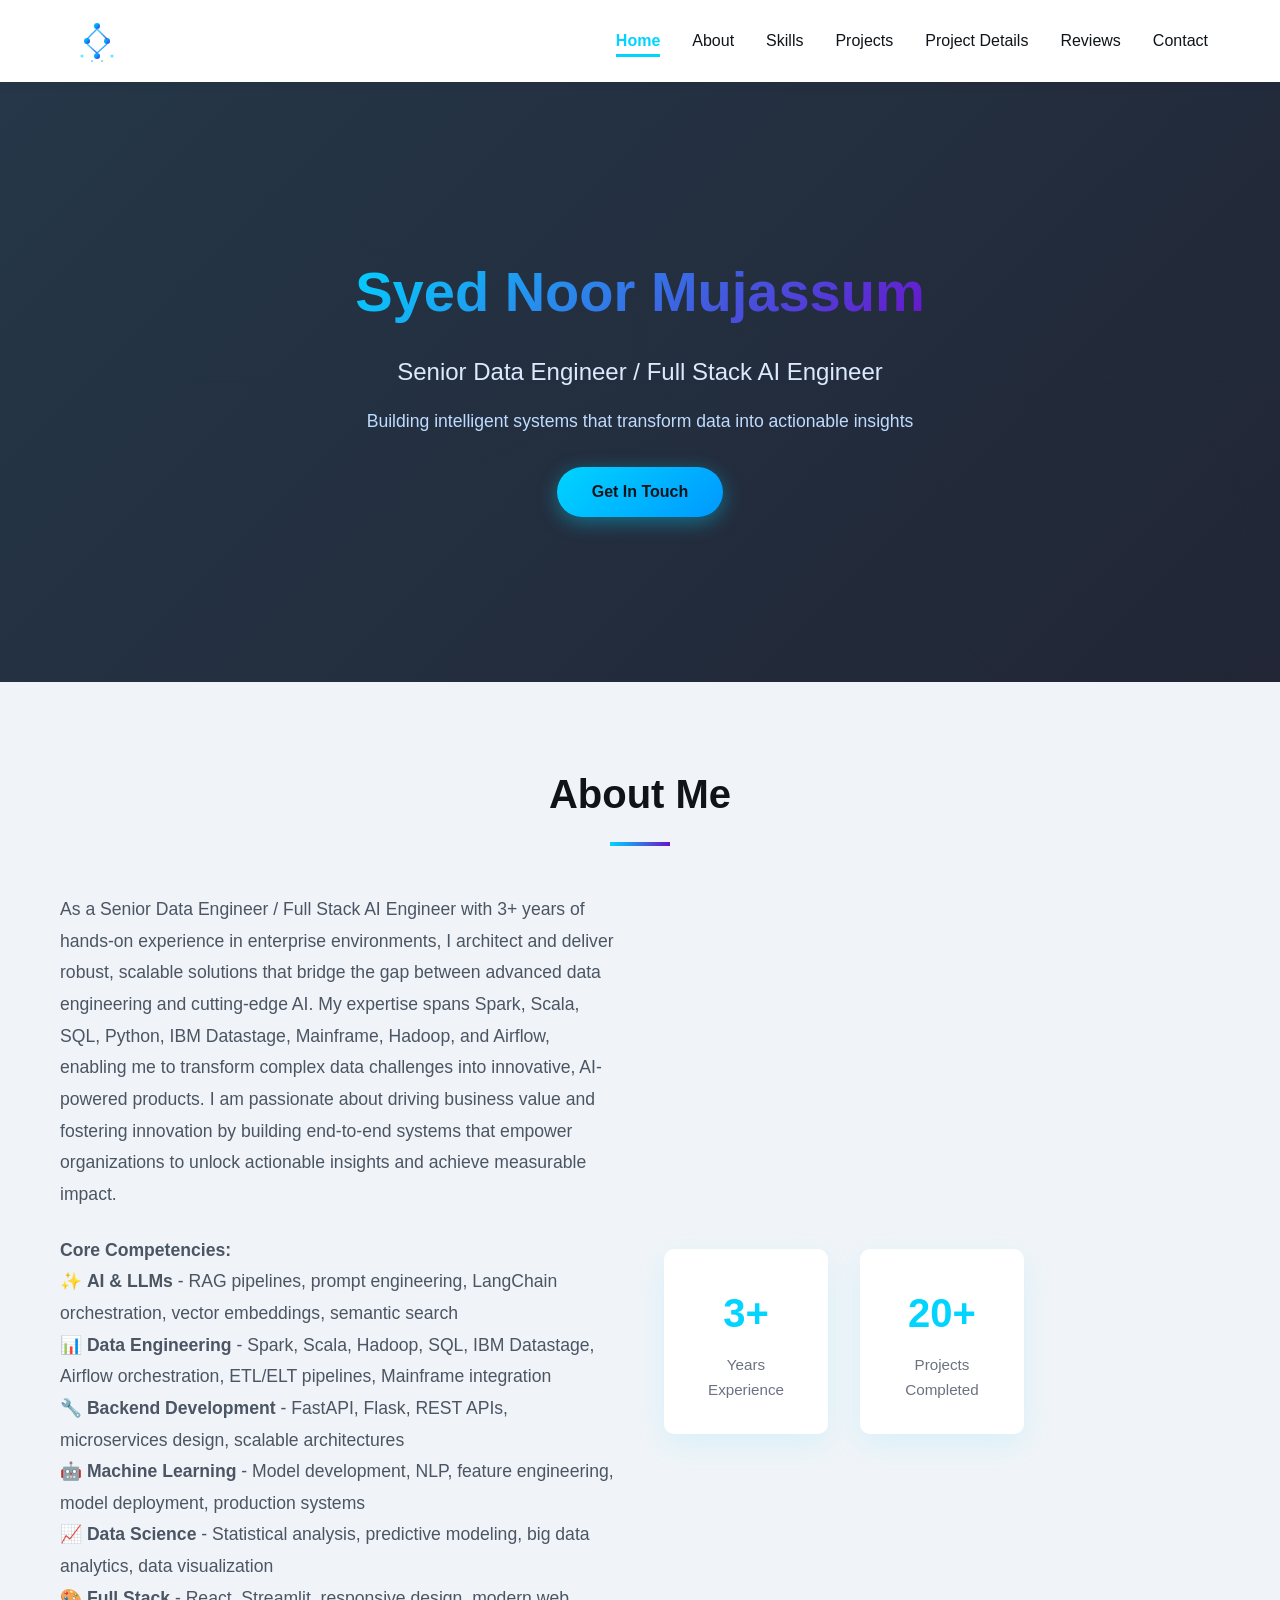
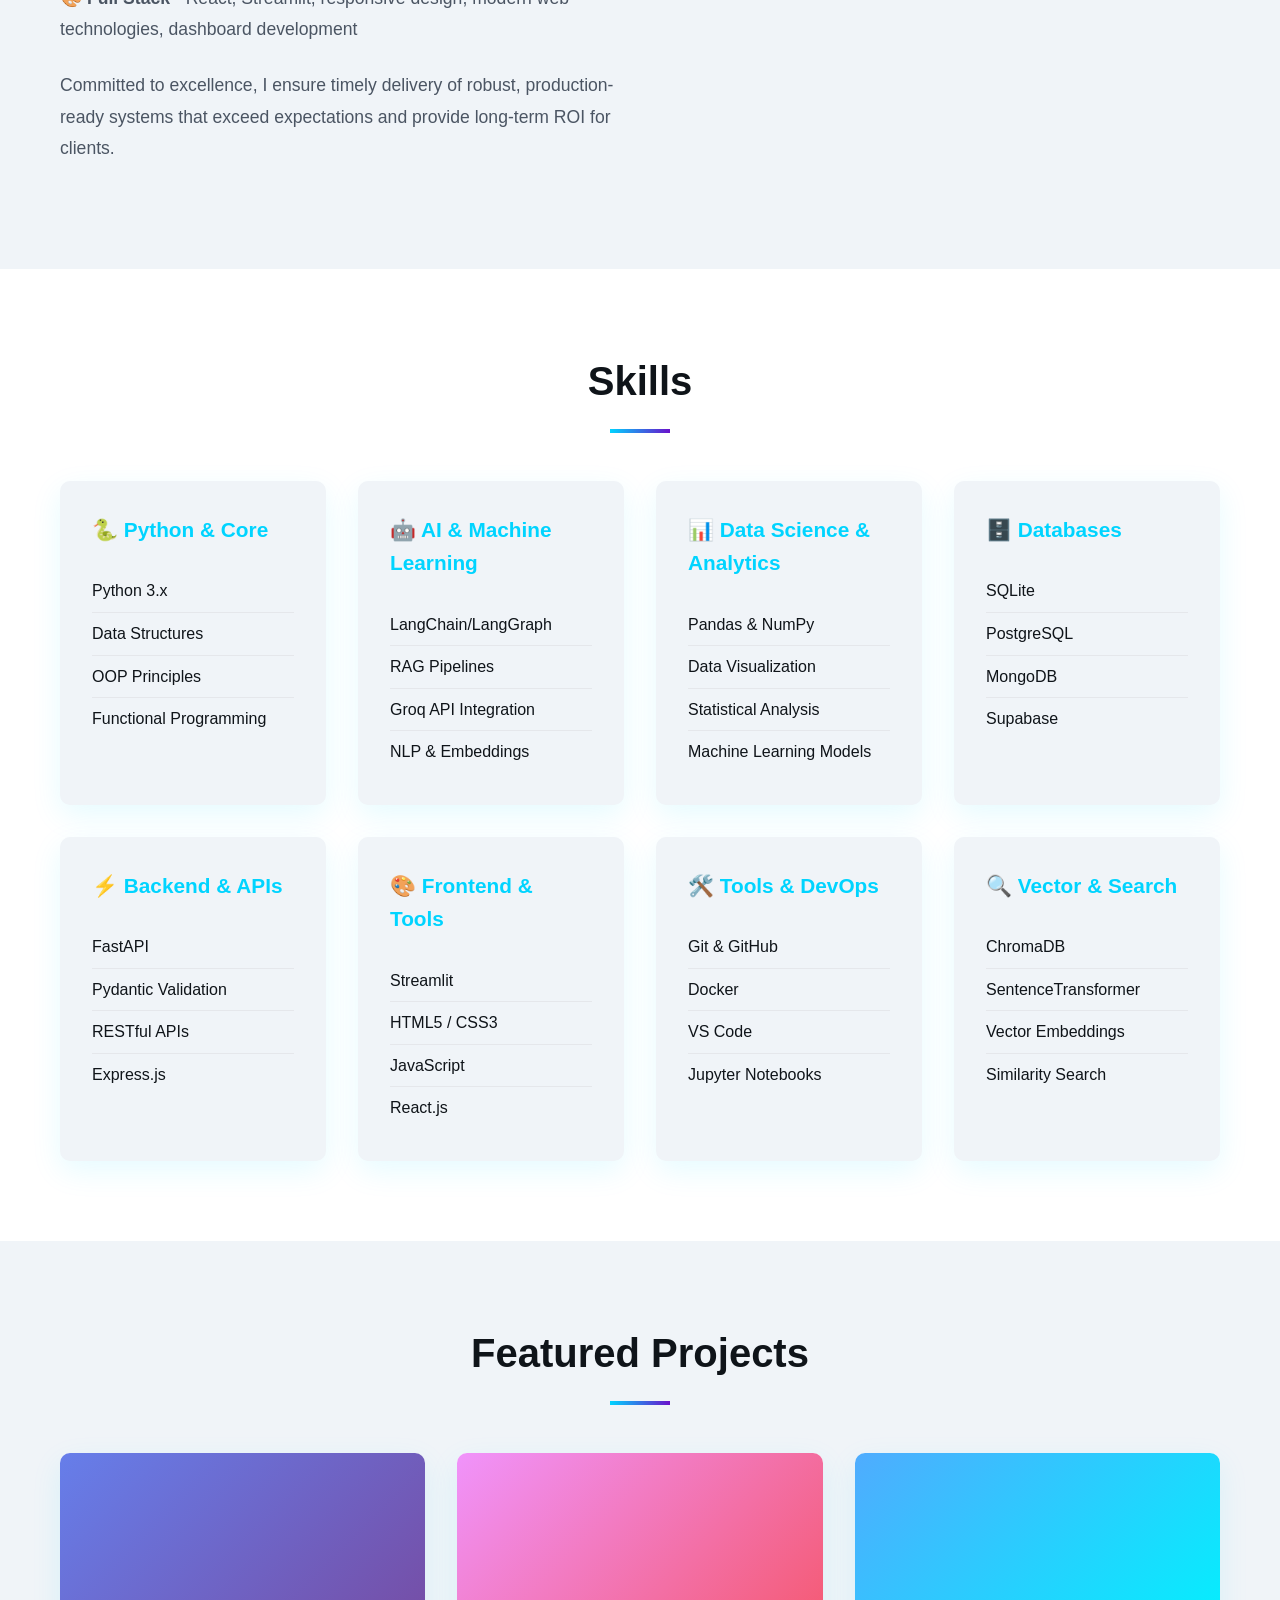
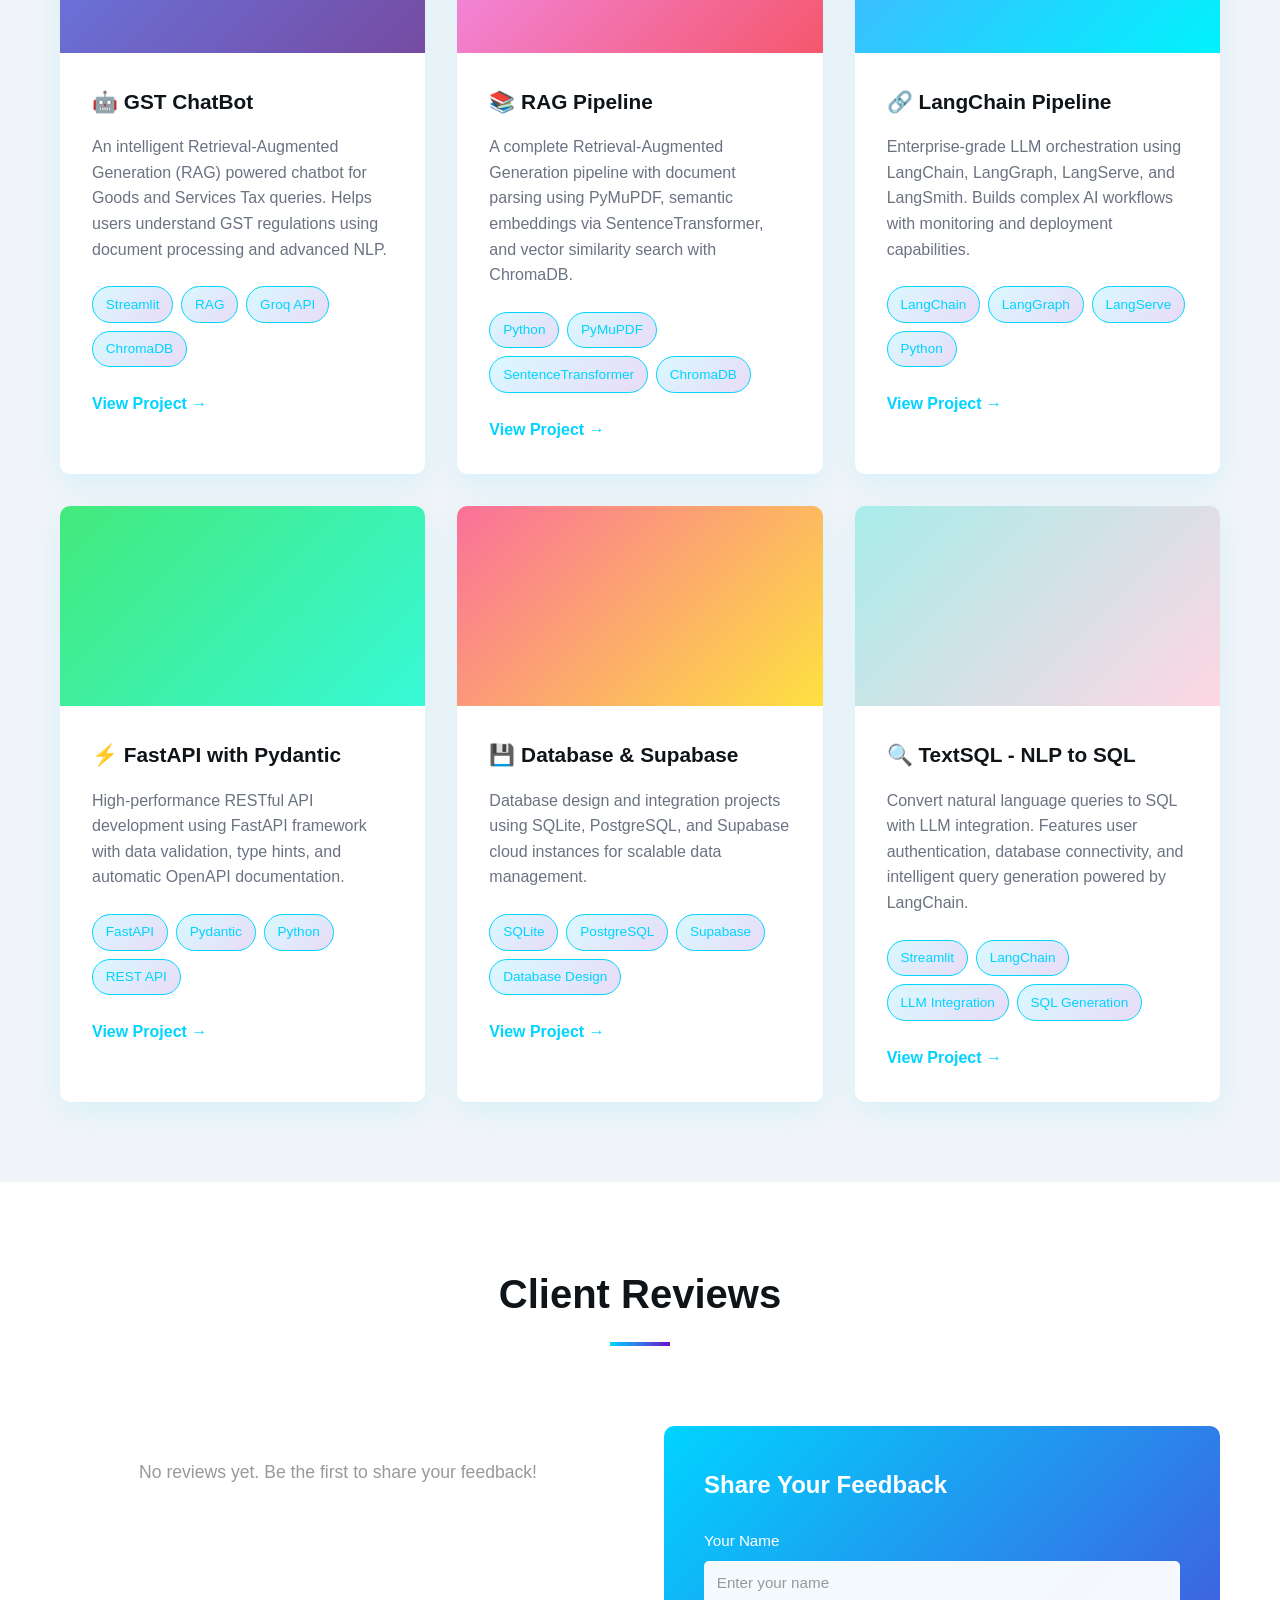
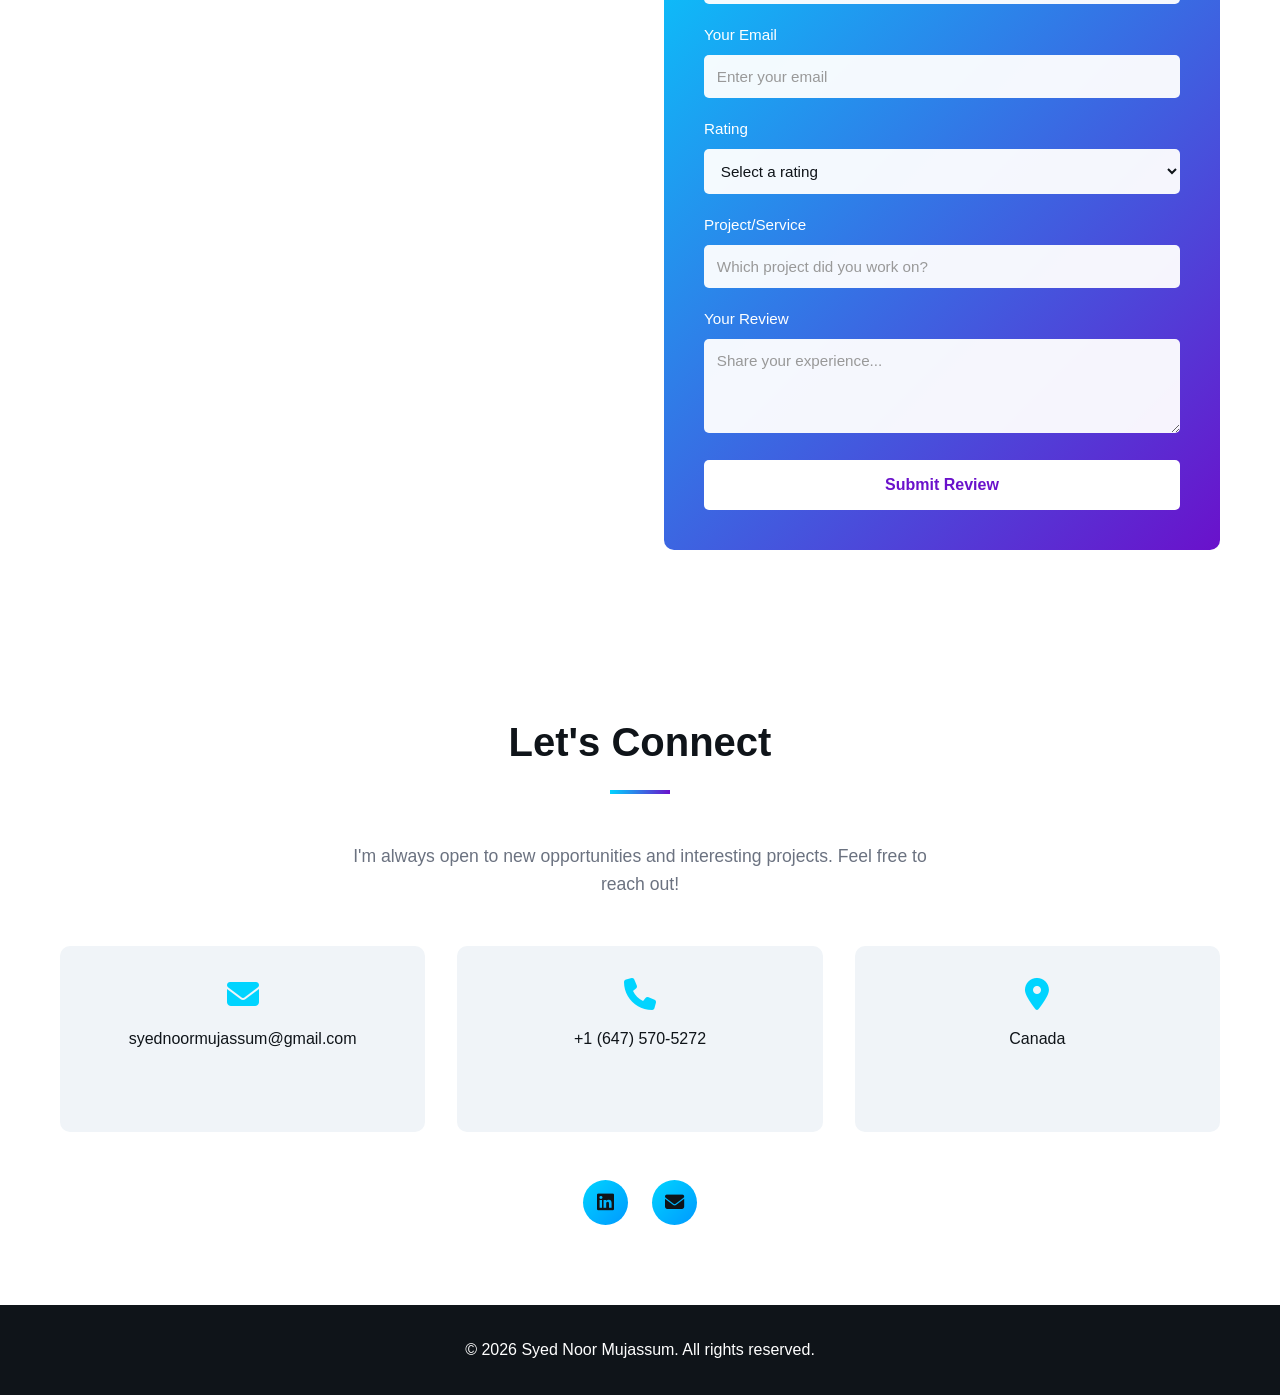
<file: index.html>
<!DOCTYPE html>
<html lang="en">
<head>
    <meta charset="UTF-8">
    <meta name="viewport" content="width=device-width, initial-scale=1.0">
    <title>Syed Noor Mujassum - Portfolio</title>
    <link rel="stylesheet" href="styles.css">
    <link rel="stylesheet" href="https://cdnjs.cloudflare.com/ajax/libs/font-awesome/6.4.0/css/all.min.css">
</head>
<body>
    <!-- Navigation -->
    <nav class="navbar">
        <div class="nav-container">
            <div class="logo">
                <svg width="50" height="50" viewBox="0 0 50 50" fill="none" xmlns="http://www.w3.org/2000/svg">
                    <defs>
                        <linearGradient id="aiGradient" x1="0%" y1="0%" x2="100%" y2="100%">
                            <stop offset="0%" style="stop-color:#00d4ff;stop-opacity:1" />
                            <stop offset="50%" style="stop-color:#0099ff;stop-opacity:1" />
                            <stop offset="100%" style="stop-color:#6a11cb;stop-opacity:1" />
                        </linearGradient>
                    </defs>
                    <!-- Neural network nodes -->
                    <circle cx="25" cy="10" r="3" fill="url(#aiGradient)"/>
                    <circle cx="15" cy="25" r="3" fill="url(#aiGradient)"/>
                    <circle cx="35" cy="25" r="3" fill="url(#aiGradient)"/>
                    <circle cx="25" cy="40" r="3" fill="url(#aiGradient)"/>
                    <!-- Connecting lines (neural network) -->
                    <line x1="25" y1="13" x2="15" y2="23" stroke="url(#aiGradient)" stroke-width="1.5" opacity="0.8"/>
                    <line x1="25" y1="13" x2="35" y2="23" stroke="url(#aiGradient)" stroke-width="1.5" opacity="0.8"/>
                    <line x1="15" y1="28" x2="25" y2="37" stroke="url(#aiGradient)" stroke-width="1.5" opacity="0.8"/>
                    <line x1="35" y1="28" x2="25" y2="37" stroke="url(#aiGradient)" stroke-width="1.5" opacity="0.8"/>
                    <!-- Data points -->
                    <circle cx="10" cy="40" r="1.5" fill="#00d4ff" opacity="0.6"/>
                    <circle cx="40" cy="40" r="1.5" fill="#00d4ff" opacity="0.6"/>
                    <circle cx="20" cy="45" r="1" fill="#0099ff" opacity="0.5"/>
                    <circle cx="30" cy="45" r="1" fill="#0099ff" opacity="0.5"/>
                </svg>
            </div>
            <ul class="nav-menu">
                <li><a href="#home" class="nav-link">Home</a></li>
                <li><a href="#about" class="nav-link">About</a></li>
                <li><a href="#skills" class="nav-link">Skills</a></li>
                <li><a href="#projects" class="nav-link">Projects</a></li>
                <li><a href="projects.html" class="nav-link">Project Details</a></li>
                <li><a href="#reviews" class="nav-link">Reviews</a></li>
                <li><a href="#contact" class="nav-link">Contact</a></li>
            </ul>
            <div class="hamburger">
                <span></span>
                <span></span>
                <span></span>
            </div>
        </div>
    </nav>

    <!-- Hero Section -->
    <section id="home" class="hero">
        <div class="hero-content">
            <h1 class="hero-title">Syed Noor Mujassum</h1>
            <p class="hero-subtitle">Senior Data Engineer / Full Stack AI Engineer</p>
            <p class="hero-description">Building intelligent systems that transform data into actionable insights</p>
            <a href="#contact" class="cta-button">Get In Touch</a>
        </div>
        <div class="hero-image">
            <div class="avatar"></div>
        </div>
    </section>

    <!-- About Section -->
    <section id="about" class="about">
        <div class="container">
            <h2 class="section-title">About Me</h2>
            <div class="about-content">
                <div class="about-text">
                    <p>
                        As a Senior Data Engineer / Full Stack AI Engineer with 3+ years of hands-on experience in enterprise environments, I architect and deliver robust, scalable solutions that bridge the gap between advanced data engineering and cutting-edge AI. My expertise spans Spark, Scala, SQL, Python, IBM Datastage, Mainframe, Hadoop, and Airflow, enabling me to transform complex data challenges into innovative, AI-powered products. I am passionate about driving business value and fostering innovation by building end-to-end systems that empower organizations to unlock actionable insights and achieve measurable impact.
                    </p>
                    <p>
                        <strong>Core Competencies:</strong><br/>
                        ✨ <strong>AI & LLMs</strong> - RAG pipelines, prompt engineering, LangChain orchestration, vector embeddings, semantic search<br/>
                        📊 <strong>Data Engineering</strong> - Spark, Scala, Hadoop, SQL, IBM Datastage, Airflow orchestration, ETL/ELT pipelines, Mainframe integration<br/>
                        🔧 <strong>Backend Development</strong> - FastAPI, Flask, REST APIs, microservices design, scalable architectures<br/>
                        🤖 <strong>Machine Learning</strong> - Model development, NLP, feature engineering, model deployment, production systems<br/>
                        📈 <strong>Data Science</strong> - Statistical analysis, predictive modeling, big data analytics, data visualization<br/>
                        🎨 <strong>Full Stack</strong> - React, Streamlit, responsive design, modern web technologies, dashboard development
                    </p>
                    <p>
                        Committed to excellence, I ensure timely delivery of robust, production-ready systems that exceed expectations and provide long-term ROI for clients.
                    </p>
                </div>
                <div class="about-stats">
                    <div class="stat">
                        <h3>3+</h3>
                        <p>Years Experience</p>
                    </div>
                    <div class="stat">
                        <h3>20+</h3>
                        <p>Projects Completed</p>
                    </div>
                </div>
            </div>
        </div>
    </section>

    <!-- Skills Section -->
    <section id="skills" class="skills">
        <div class="container">
            <h2 class="section-title">Skills</h2>
            <div class="skills-grid">
                <div class="skill-category">
                    <h3>🐍 Python & Core</h3>
                    <ul>
                        <li>Python 3.x</li>
                        <li>Data Structures</li>
                        <li>OOP Principles</li>
                        <li>Functional Programming</li>
                    </ul>
                </div>
                <div class="skill-category">
                    <h3>🤖 AI & Machine Learning</h3>
                    <ul>
                        <li>LangChain/LangGraph</li>
                        <li>RAG Pipelines</li>
                        <li>Groq API Integration</li>
                        <li>NLP & Embeddings</li>
                    </ul>
                </div>
                <div class="skill-category">
                    <h3>📊 Data Science & Analytics</h3>
                    <ul>
                        <li>Pandas & NumPy</li>
                        <li>Data Visualization</li>
                        <li>Statistical Analysis</li>
                        <li>Machine Learning Models</li>
                    </ul>
                </div>
                <div class="skill-category">
                    <h3>🗄️ Databases</h3>
                    <ul>
                        <li>SQLite</li>
                        <li>PostgreSQL</li>
                        <li>MongoDB</li>
                        <li>Supabase</li>
                    </ul>
                </div>
                <div class="skill-category">
                    <h3>⚡ Backend & APIs</h3>
                    <ul>
                        <li>FastAPI</li>
                        <li>Pydantic Validation</li>
                        <li>RESTful APIs</li>
                        <li>Express.js</li>
                    </ul>
                </div>
                <div class="skill-category">
                    <h3>🎨 Frontend & Tools</h3>
                    <ul>
                        <li>Streamlit</li>
                        <li>HTML5 / CSS3</li>
                        <li>JavaScript</li>
                        <li>React.js</li>
                    </ul>
                </div>
                <div class="skill-category">
                    <h3>🛠️ Tools & DevOps</h3>
                    <ul>
                        <li>Git & GitHub</li>
                        <li>Docker</li>
                        <li>VS Code</li>
                        <li>Jupyter Notebooks</li>
                    </ul>
                </div>
                <div class="skill-category">
                    <h3>🔍 Vector & Search</h3>
                    <ul>
                        <li>ChromaDB</li>
                        <li>SentenceTransformer</li>
                        <li>Vector Embeddings</li>
                        <li>Similarity Search</li>
                    </ul>
                </div>
            </div>
        </div>
    </section>

    <!-- Projects Section -->
    <section id="projects" class="projects">
        <div class="container">
            <h2 class="section-title">Featured Projects</h2>
            <div class="projects-grid">
                <div class="project-card">
                    <div class="project-image" style="background: linear-gradient(135deg, #667eea 0%, #764ba2 100%);"></div>
                    <div class="project-content">
                        <h3>🤖 GST ChatBot</h3>
                        <p>An intelligent Retrieval-Augmented Generation (RAG) powered chatbot for Goods and Services Tax queries. Helps users understand GST regulations using document processing and advanced NLP.</p>
                        <div class="project-tags">
                            <span class="tag">Streamlit</span>
                            <span class="tag">RAG</span>
                            <span class="tag">Groq API</span>
                            <span class="tag">ChromaDB</span>
                        </div>
                        <a href="projects.html" class="project-link">View Project →</a>
                    </div>
                </div>
                <div class="project-card">
                    <div class="project-image" style="background: linear-gradient(135deg, #f093fb 0%, #f5576c 100%);"></div>
                    <div class="project-content">
                        <h3>📚 RAG Pipeline</h3>
                        <p>A complete Retrieval-Augmented Generation pipeline with document parsing using PyMuPDF, semantic embeddings via SentenceTransformer, and vector similarity search with ChromaDB.</p>
                        <div class="project-tags">
                            <span class="tag">Python</span>
                            <span class="tag">PyMuPDF</span>
                            <span class="tag">SentenceTransformer</span>
                            <span class="tag">ChromaDB</span>
                        </div>
                        <a href="projects.html" class="project-link">View Project →</a>
                    </div>
                </div>
                <div class="project-card">
                    <div class="project-image" style="background: linear-gradient(135deg, #4facfe 0%, #00f2fe 100%);"></div>
                    <div class="project-content">
                        <h3>🔗 LangChain Pipeline</h3>
                        <p>Enterprise-grade LLM orchestration using LangChain, LangGraph, LangServe, and LangSmith. Builds complex AI workflows with monitoring and deployment capabilities.</p>
                        <div class="project-tags">
                            <span class="tag">LangChain</span>
                            <span class="tag">LangGraph</span>
                            <span class="tag">LangServe</span>
                            <span class="tag">Python</span>
                        </div>
                        <a href="projects.html" class="project-link">View Project →</a>
                    </div>
                </div>
                <div class="project-card">
                    <div class="project-image" style="background: linear-gradient(135deg, #43e97b 0%, #38f9d7 100%);"></div>
                    <div class="project-content">
                        <h3>⚡ FastAPI with Pydantic</h3>
                        <p>High-performance RESTful API development using FastAPI framework with data validation, type hints, and automatic OpenAPI documentation.</p>
                        <div class="project-tags">
                            <span class="tag">FastAPI</span>
                            <span class="tag">Pydantic</span>
                            <span class="tag">Python</span>
                            <span class="tag">REST API</span>
                        </div>
                        <a href="projects.html" class="project-link">View Project →</a>
                    </div>
                </div>
                <div class="project-card">
                    <div class="project-image" style="background: linear-gradient(135deg, #fa709a 0%, #fee140 100%);"></div>
                    <div class="project-content">
                        <h3>💾 Database & Supabase</h3>
                        <p>Database design and integration projects using SQLite, PostgreSQL, and Supabase cloud instances for scalable data management.</p>
                        <div class="project-tags">
                            <span class="tag">SQLite</span>
                            <span class="tag">PostgreSQL</span>
                            <span class="tag">Supabase</span>
                            <span class="tag">Database Design</span>
                        </div>
                        <a href="projects.html" class="project-link">View Project →</a>
                    </div>
                </div>
                <div class="project-card">
                    <div class="project-image" style="background: linear-gradient(135deg, #a8edea 0%, #fed6e3 100%);"></div>
                    <div class="project-content">
                        <h3>🔍 TextSQL - NLP to SQL</h3>
                        <p>Convert natural language queries to SQL with LLM integration. Features user authentication, database connectivity, and intelligent query generation powered by LangChain.</p>
                        <div class="project-tags">
                            <span class="tag">Streamlit</span>
                            <span class="tag">LangChain</span>
                            <span class="tag">LLM Integration</span>
                            <span class="tag">SQL Generation</span>
                        </div>
                        <a href="projects.html" class="project-link">View Project →</a>
                    </div>
                </div>
            </div>
        </div>
    </section>

    <!-- Reviews/Testimonials Section -->
    <section id="reviews" class="reviews">
        <div class="container">
            <h2 class="section-title">Client Reviews</h2>
            <div class="reviews-container">
                <div class="reviews-list" id="reviewsList"></div>
                <div class="review-form-container">
                    <h3>Share Your Feedback</h3>
                    <form id="reviewForm" class="review-form">
                        <div class="form-group">
                            <label for="reviewName">Your Name</label>
                            <input type="text" id="reviewName" name="name" required placeholder="Enter your name">
                        </div>
                        <div class="form-group">
                            <label for="reviewEmail">Your Email</label>
                            <input type="email" id="reviewEmail" name="email" required placeholder="Enter your email">
                        </div>
                        <div class="form-group">
                            <label for="reviewRating">Rating</label>
                            <select id="reviewRating" name="rating" required>
                                <option value="">Select a rating</option>
                                <option value="5">⭐⭐⭐⭐⭐ Excellent</option>
                                <option value="4">⭐⭐⭐⭐ Good</option>
                                <option value="3">⭐⭐⭐ Average</option>
                                <option value="2">⭐⭐ Fair</option>
                                <option value="1">⭐ Poor</option>
                            </select>
                        </div>
                        <div class="form-group">
                            <label for="reviewProject">Project/Service</label>
                            <input type="text" id="reviewProject" name="project" placeholder="Which project did you work on?">
                        </div>
                        <div class="form-group">
                            <label for="reviewMessage">Your Review</label>
                            <textarea id="reviewMessage" name="message" rows="4" required placeholder="Share your experience..."></textarea>
                        </div>
                        <button type="submit" class="submit-review-btn">Submit Review</button>
                    </form>
                </div>
            </div>
        </div>
    </section>

  <!--  <h2 class="section-title">Client Reviews</h2>. Reset Reviews Section

<button onclick="resetReviews()" class="reset-btn">
    Reset Reviews
</button>. -->

    <!-- Contact Section -->
    <section id="contact" class="contact">
        <div class="container">
            <h2 class="section-title">Let's Connect</h2>
            <div class="contact-content">
                <p>I'm always open to new opportunities and interesting projects. Feel free to reach out!</p>
                <div class="contact-methods">
                    <div class="contact-method">
                        <i class="fas fa-envelope"></i>
                        <a href="mailto:syednoormujassum@gmail.com">syednoormujassum@gmail.com</a>
                    </div>
                    <div class="contact-method">
                        <i class="fas fa-phone"></i>
                        <a href="tel:+16475705272">+1 (647) 570-5272</a>
                    </div>
                    <div class="contact-method">
                        <i class="fas fa-map-marker-alt"></i>
                        <p>Canada</p>
                    </div>
                </div>
                <div class="social-links">
                    <a href="https://www.linkedin.com/in/syed-noor-mujassum-53b501106/" class="social-icon" aria-label="LinkedIn" target="_blank">
                        <i class="fab fa-linkedin"></i>
                    </a>
                    <a href="mailto:syednoormujassum@gmail.com" class="social-icon" aria-label="Email">
                        <i class="fas fa-envelope"></i>
                    </a>
                </div>
            </div>
        </div>
    </section>

    <!-- Footer -->
    <footer class="footer">
        <div class="container">
            <p>&copy; 2026 Syed Noor Mujassum. All rights reserved.</p>
        </div>
    </footer>

    <script src="script.js"></script>
</body>
</html>
</file>
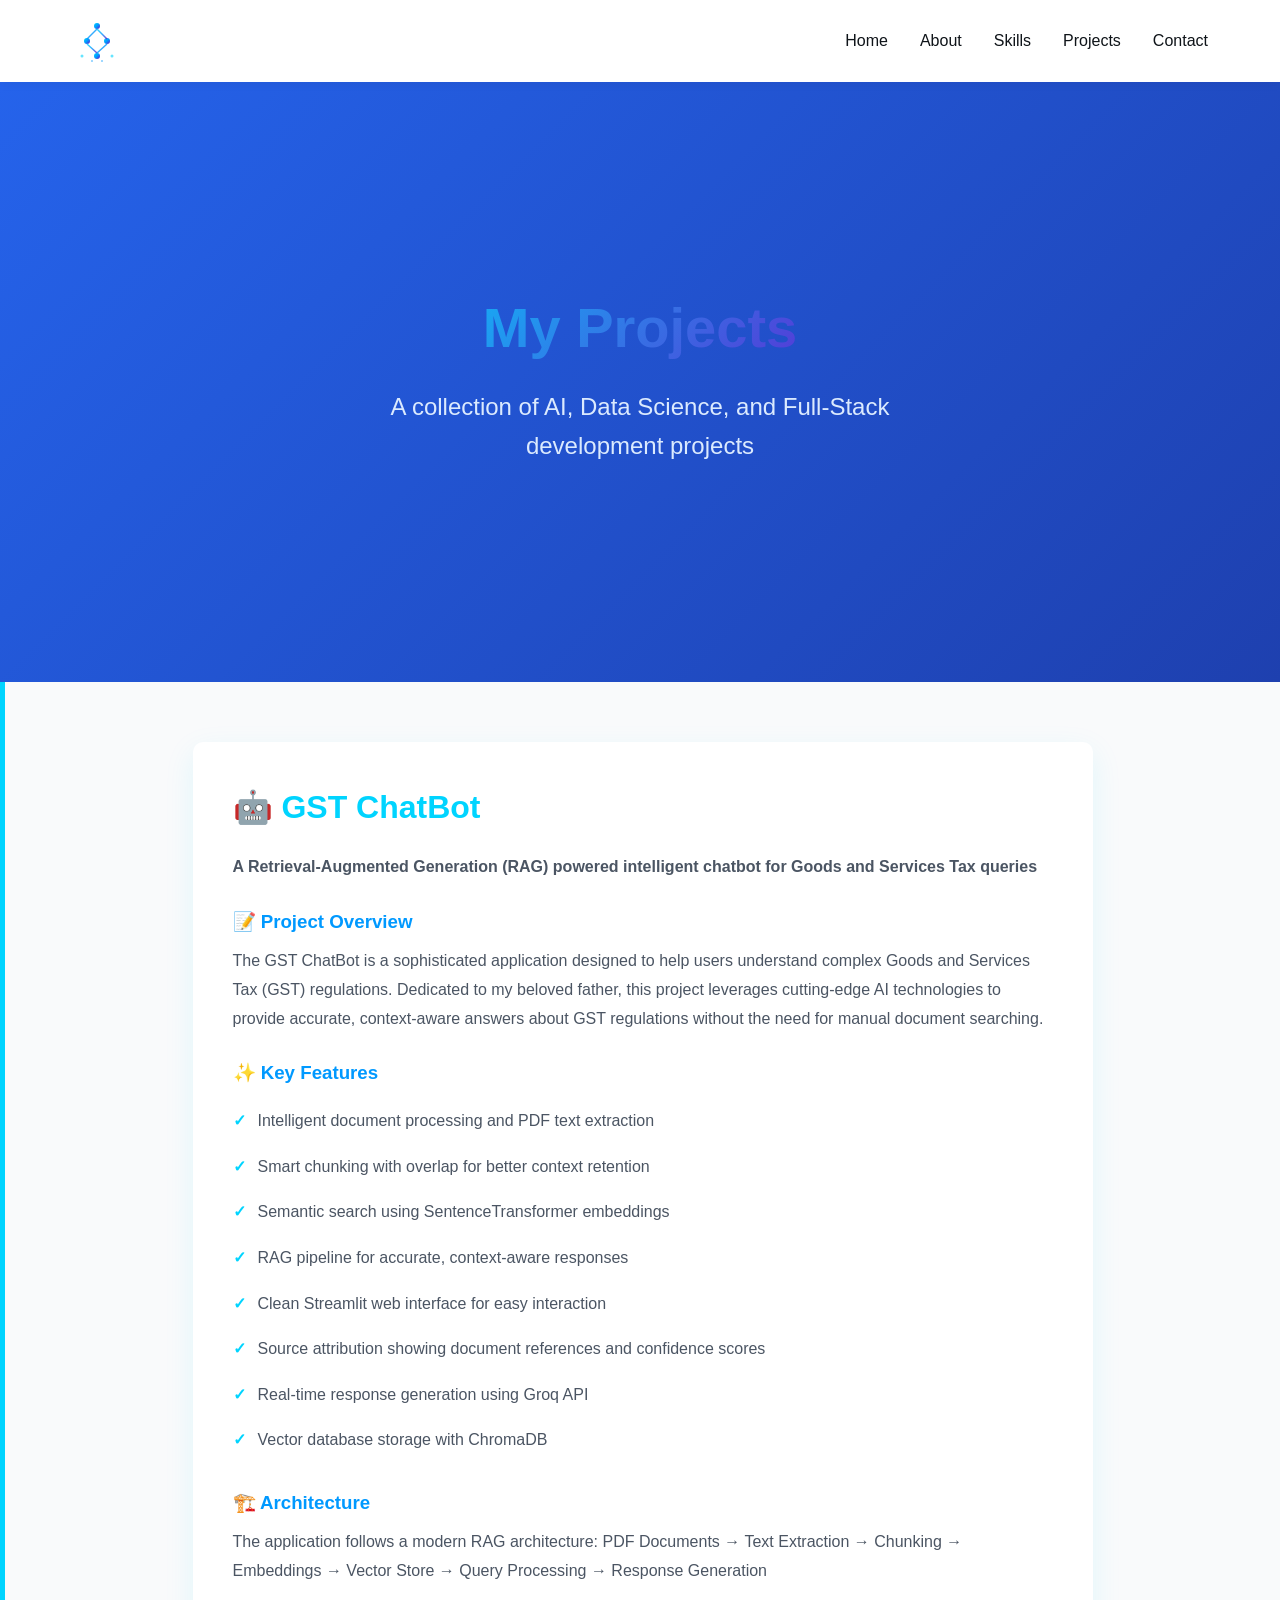
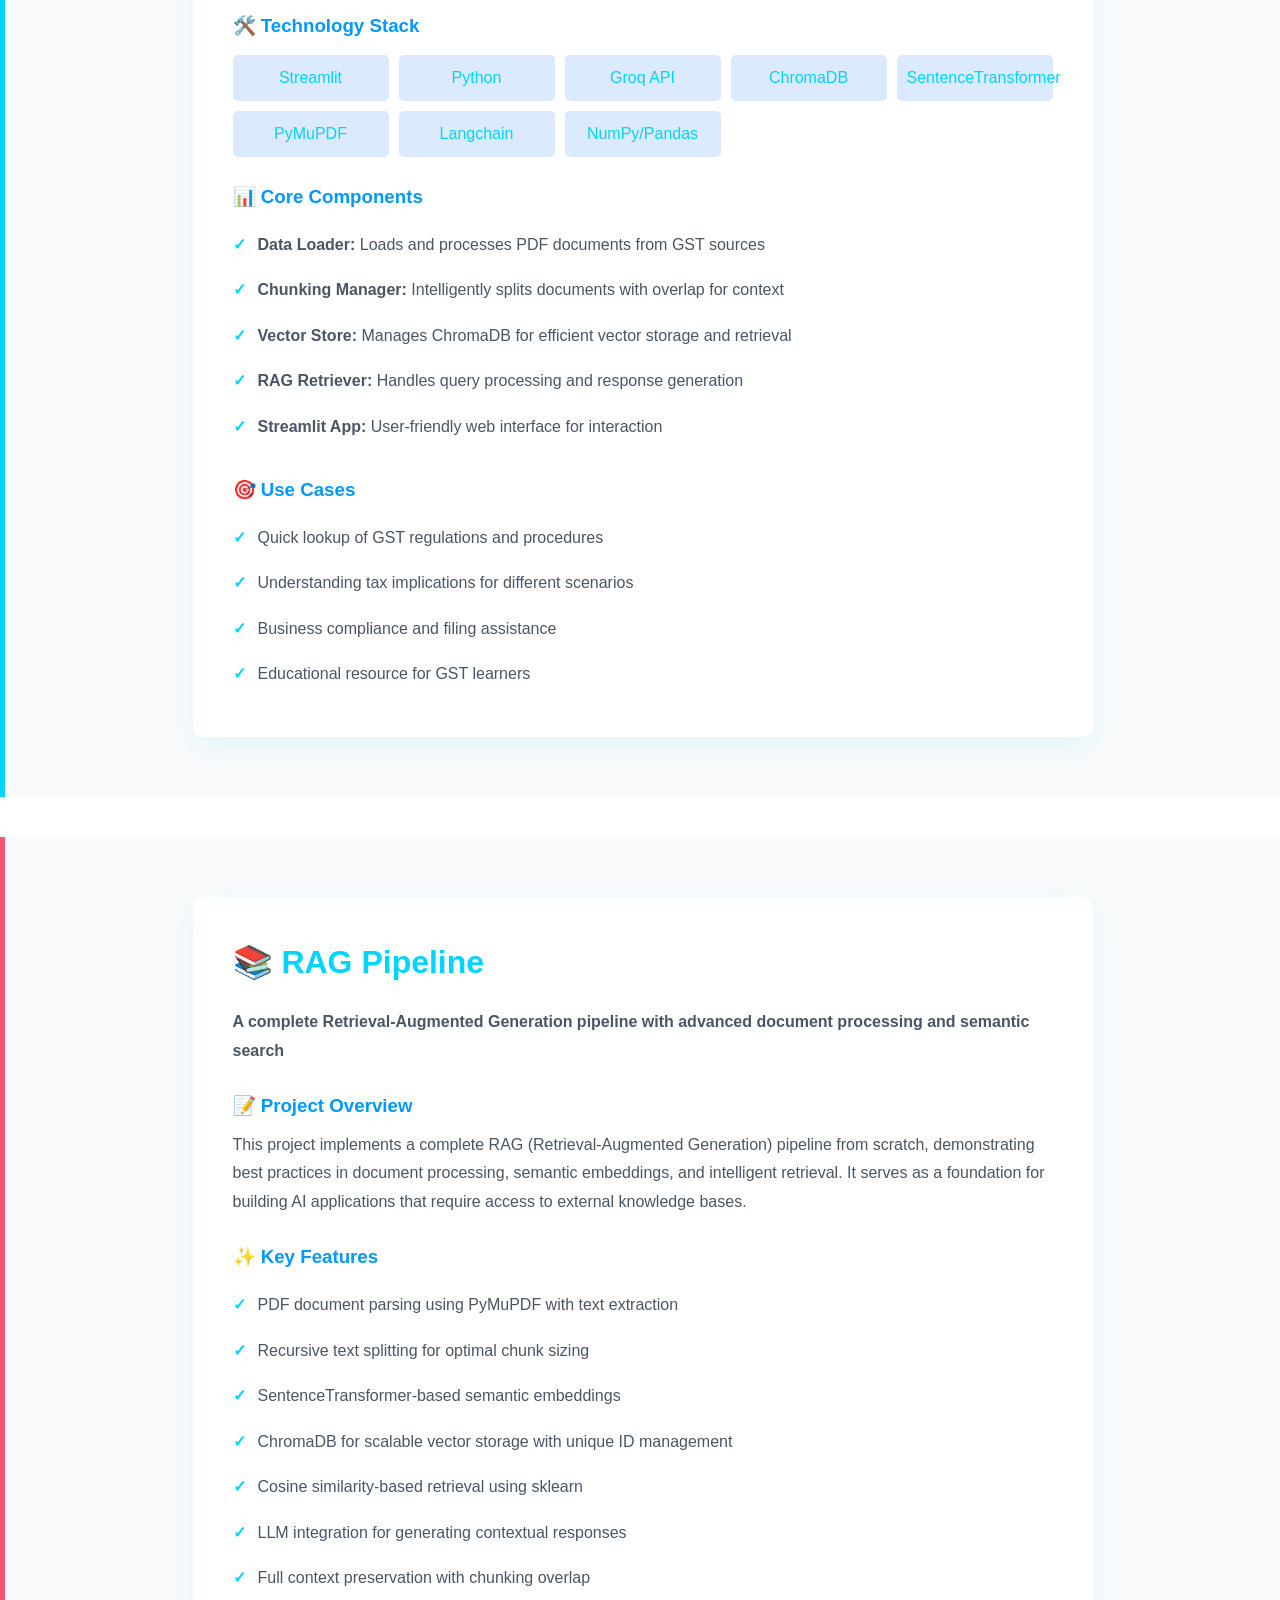
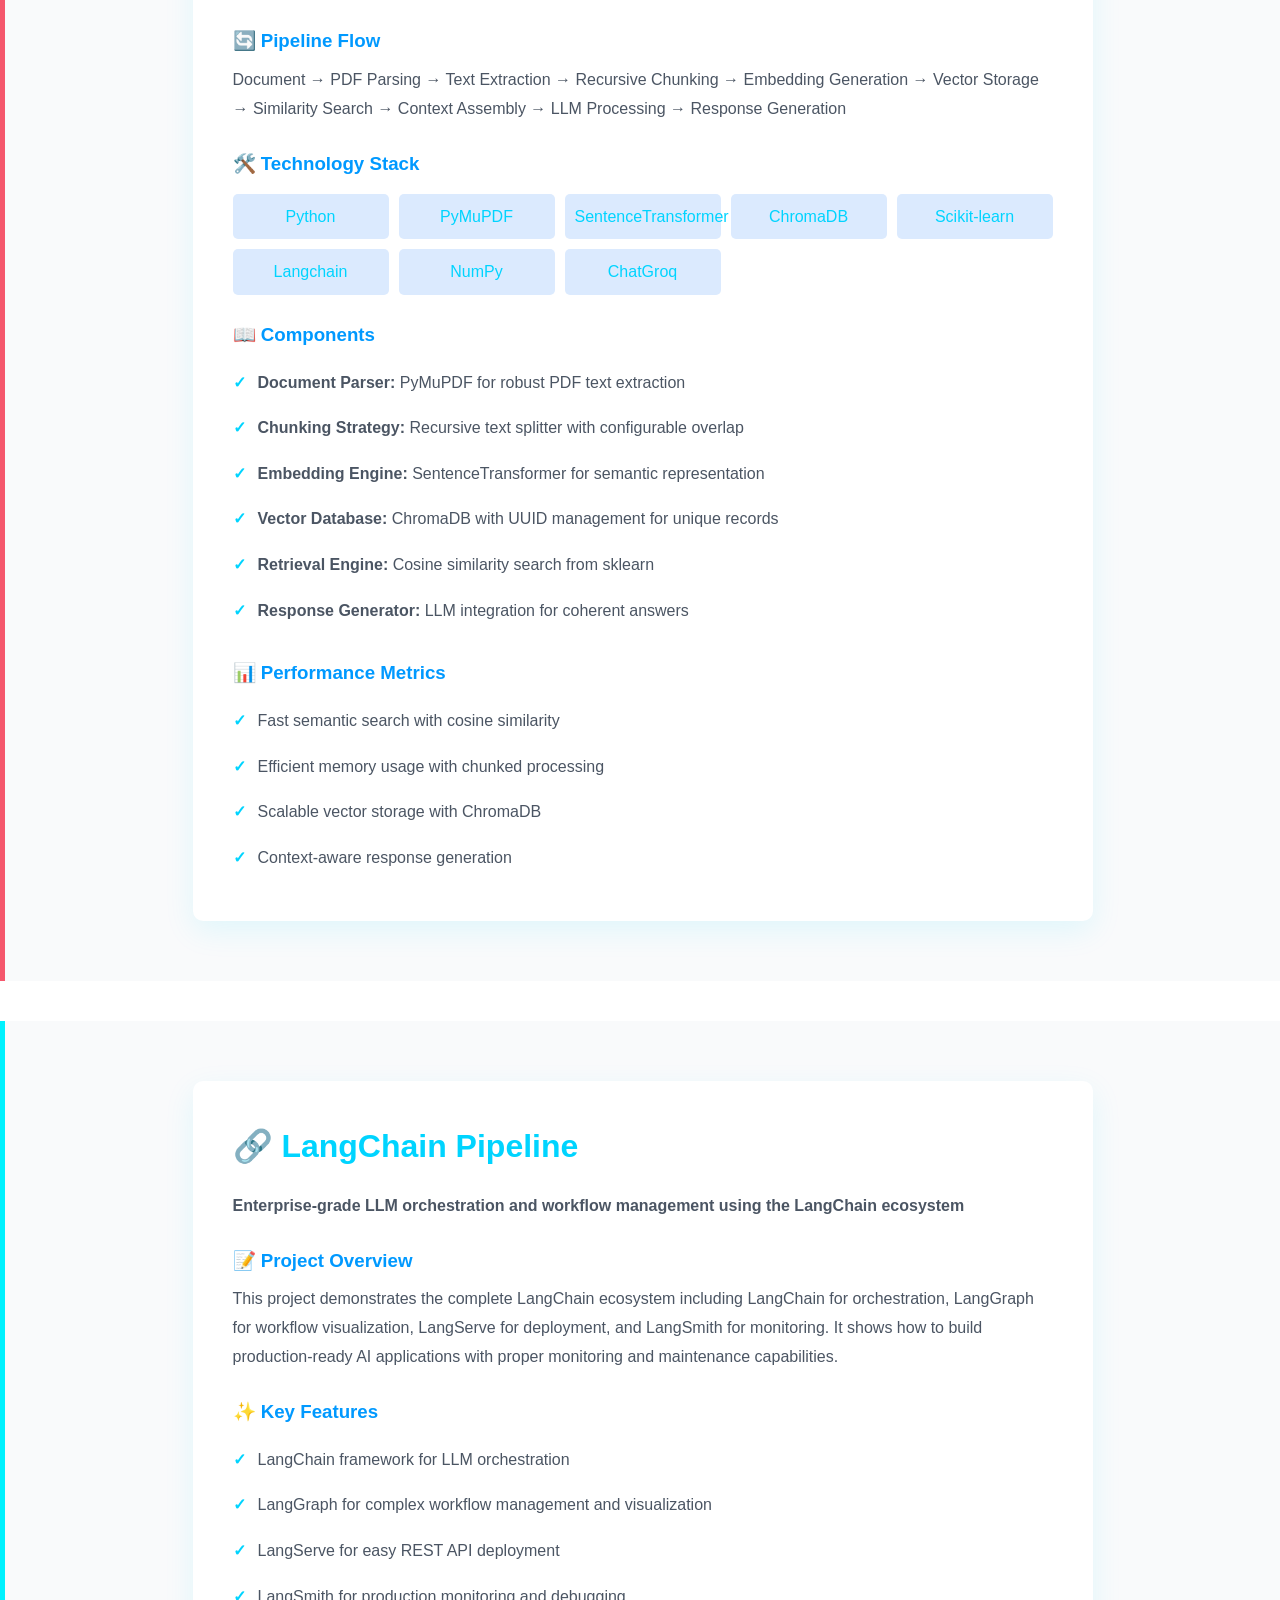
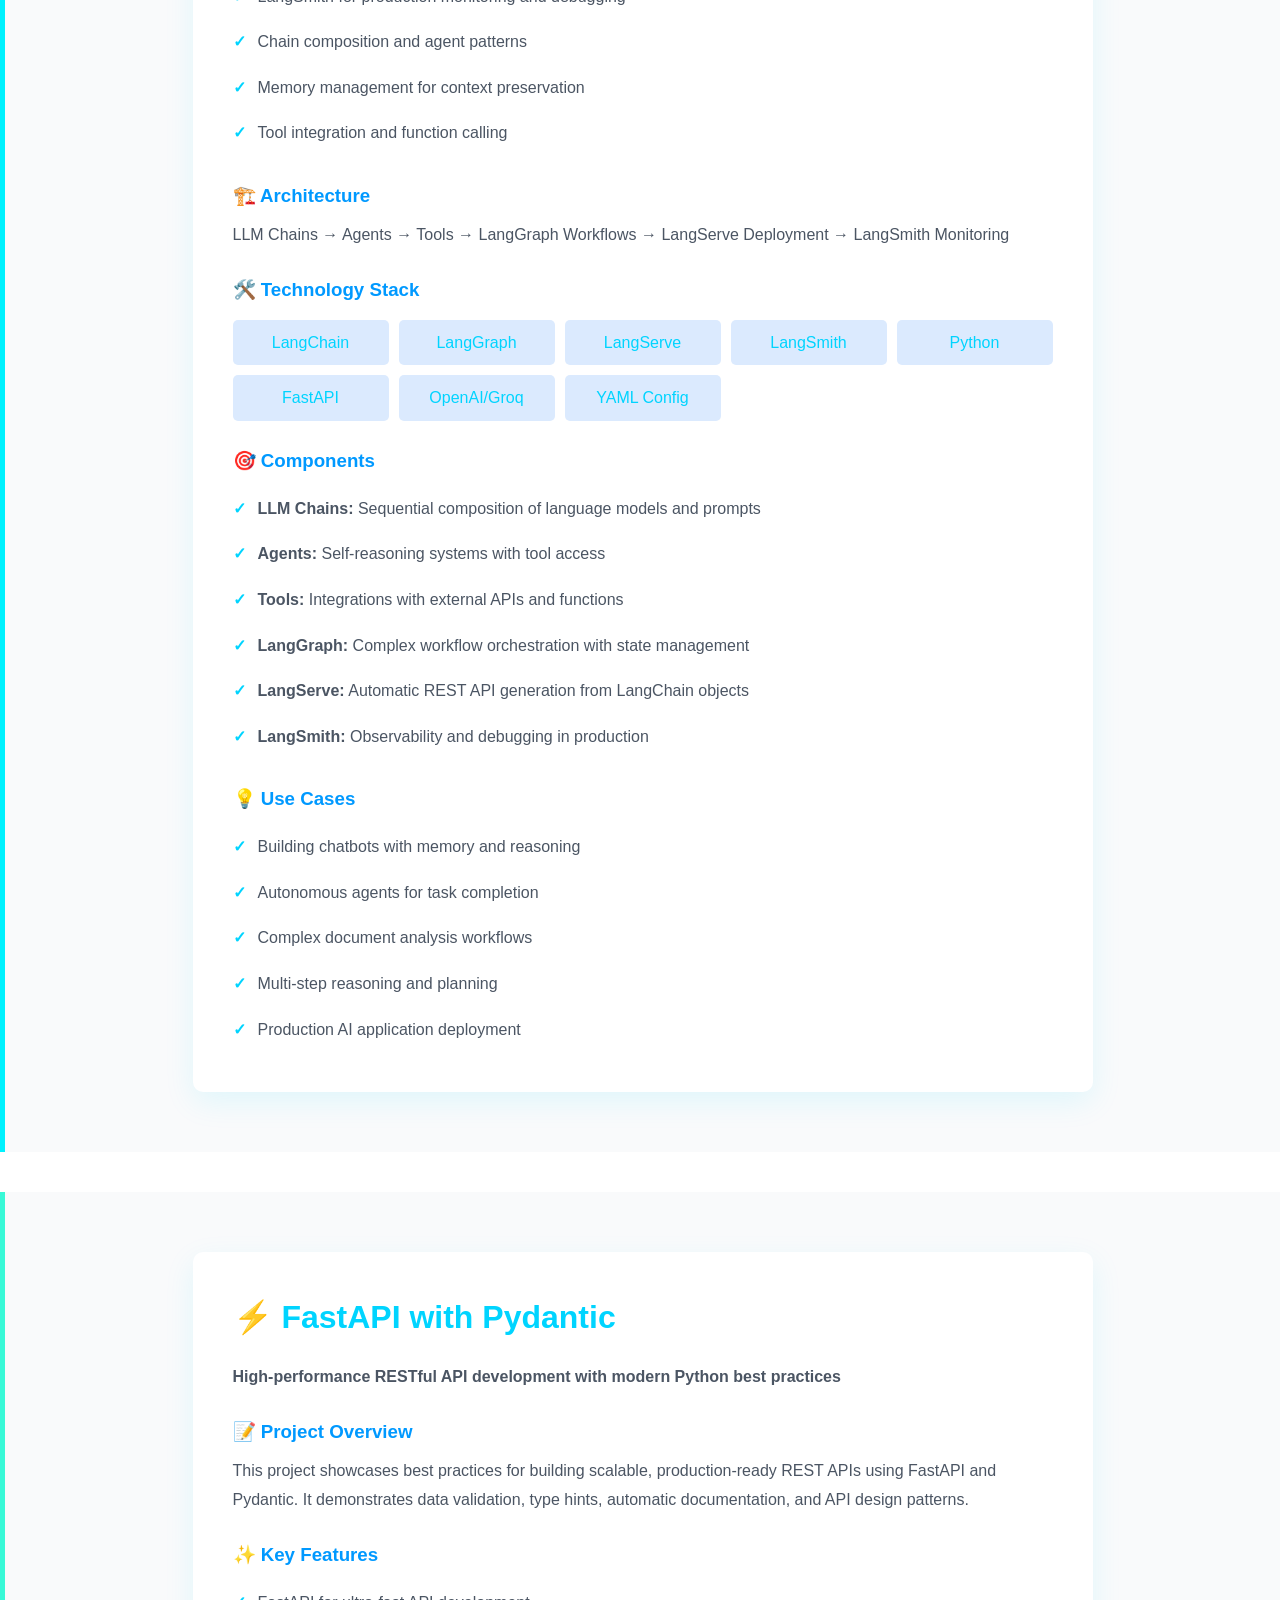
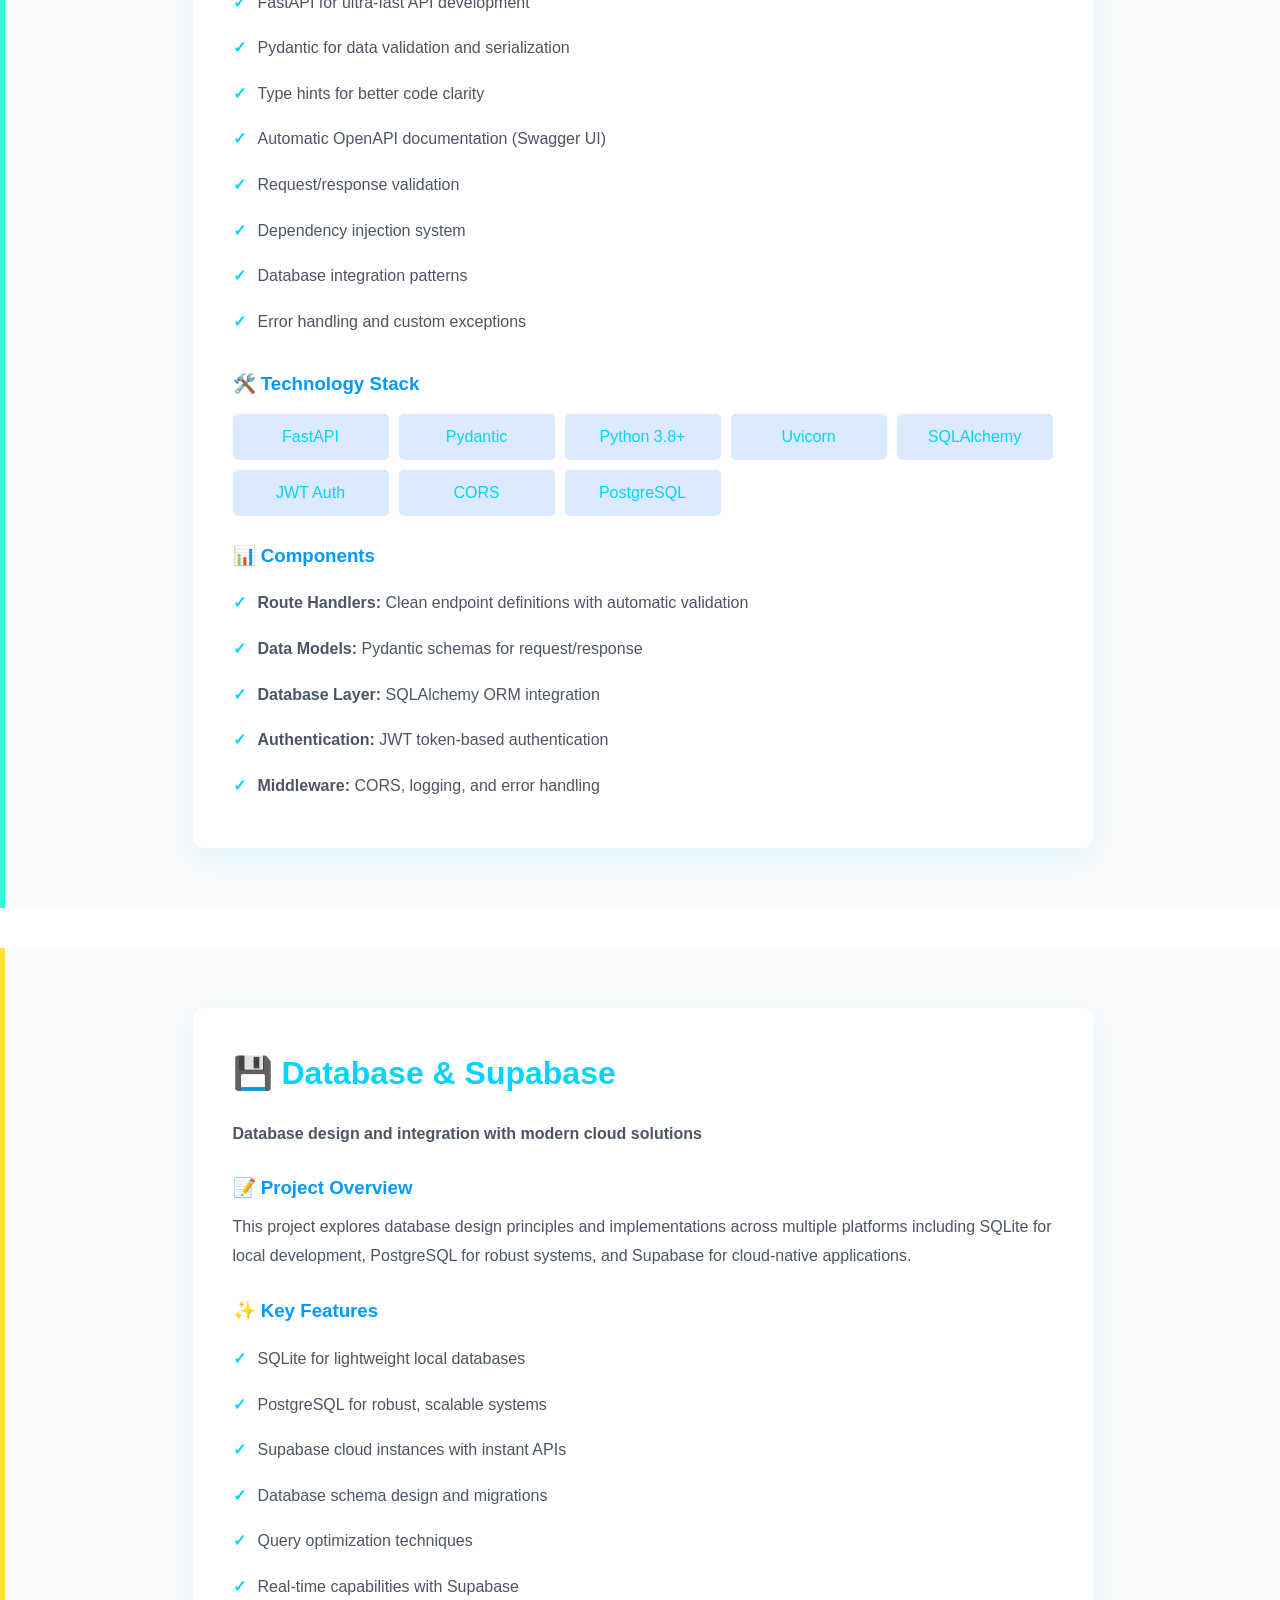
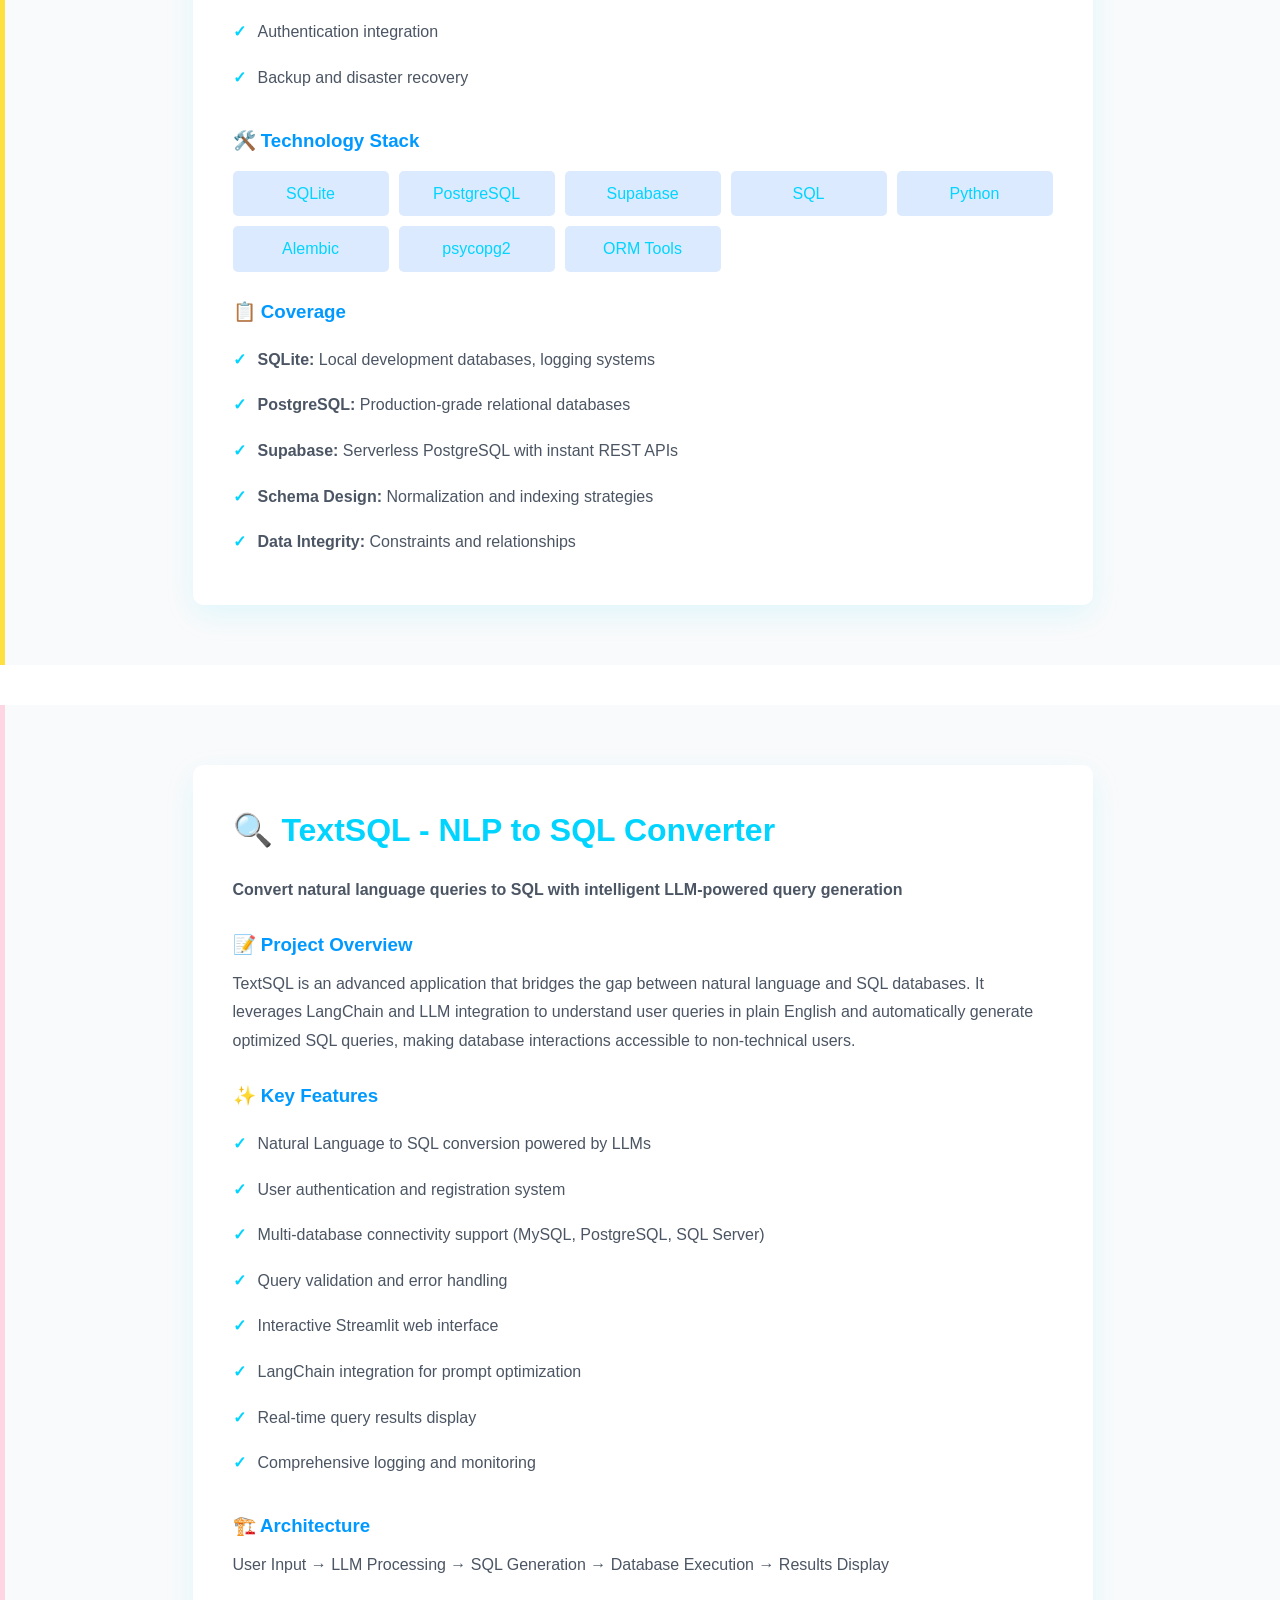
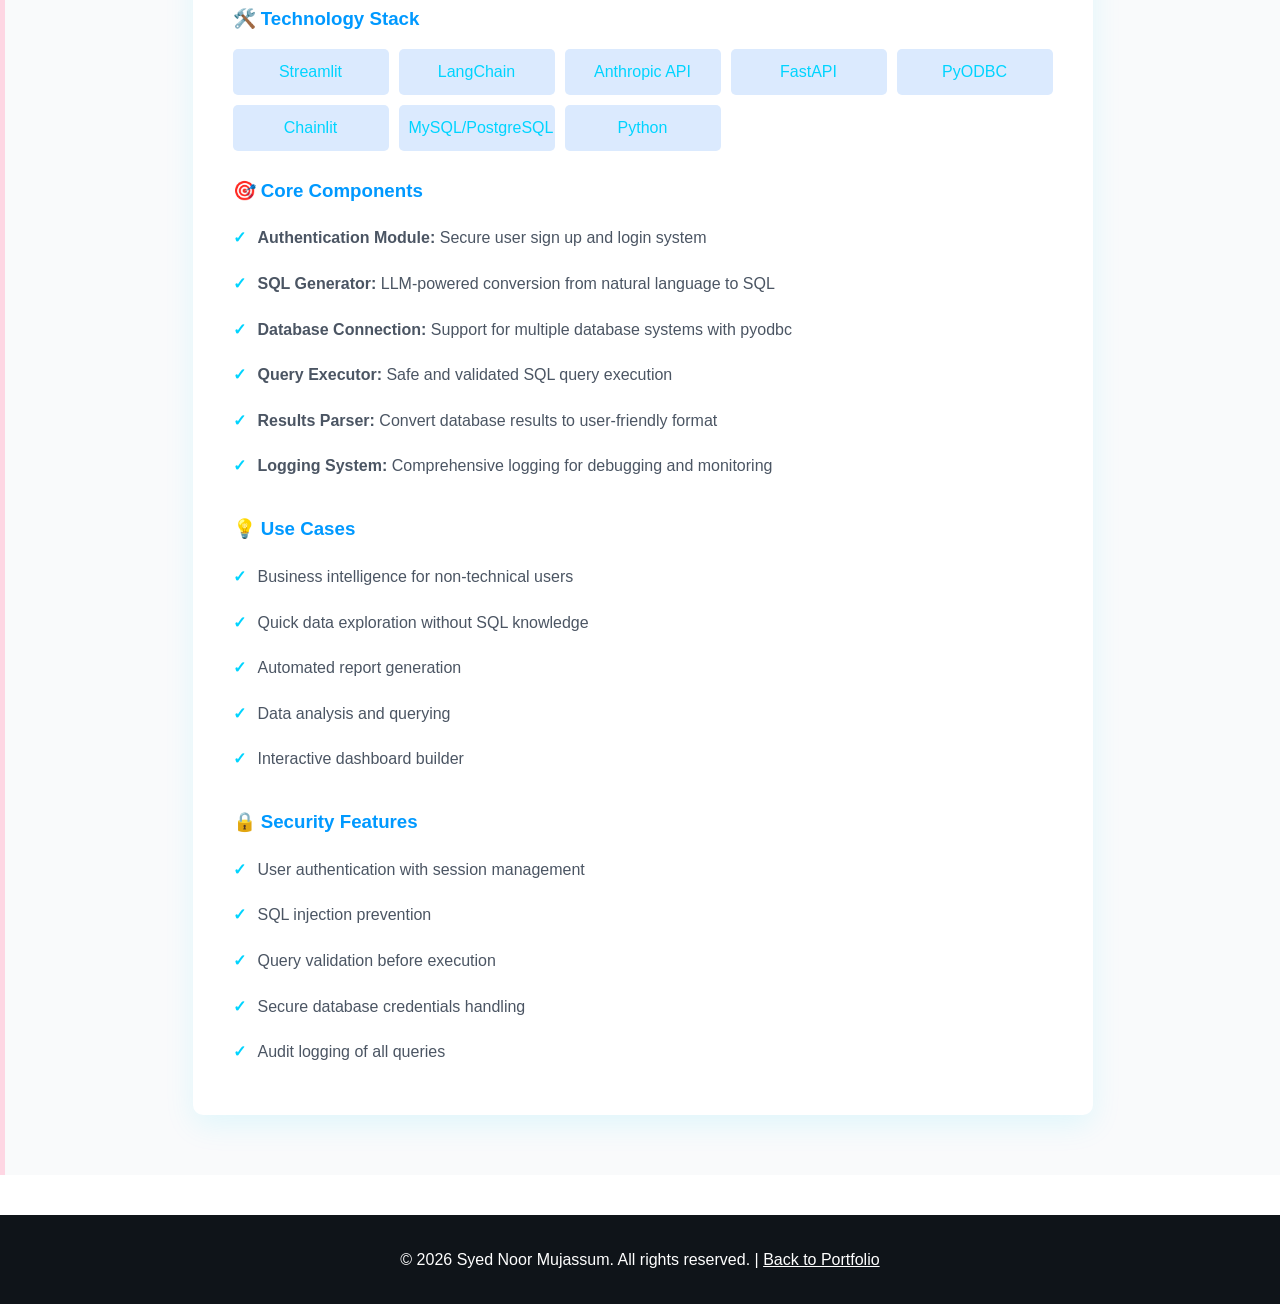
<file: projects.html>
<!DOCTYPE html>
<html lang="en">
<head>
    <meta charset="UTF-8">
    <meta name="viewport" content="width=device-width, initial-scale=1.0">
    <title>Projects - Syed Noor Mujassum</title>
    <link rel="stylesheet" href="styles.css">
    <link rel="stylesheet" href="https://cdnjs.cloudflare.com/ajax/libs/font-awesome/6.4.0/css/all.min.css">
    <style>
        .project-detail {
            background-color: #f9fafb;
            padding: 60px 20px;
            margin-bottom: 40px;
            border-left: 5px solid var(--primary-color);
        }
        .project-detail-content {
            max-width: 900px;
            margin: 0 auto;
            background-color: white;
            padding: 40px;
            border-radius: 10px;
            box-shadow: var(--shadow);
        }
        .project-detail h2 {
            color: var(--primary-color);
            margin-bottom: 20px;
            font-size: 2rem;
        }
        .project-detail h3 {
            color: var(--secondary-color);
            margin-top: 25px;
            margin-bottom: 10px;
        }
        .project-detail p {
            color: #4b5563;
            line-height: 1.8;
            margin-bottom: 15px;
        }
        .feature-list {
            list-style: none;
            padding: 0;
        }
        .feature-list li {
            padding: 10px 0;
            padding-left: 25px;
            position: relative;
            color: #4b5563;
        }
        .feature-list li:before {
            content: "✓";
            position: absolute;
            left: 0;
            color: var(--primary-color);
            font-weight: bold;
        }
        .tech-stack {
            display: grid;
            grid-template-columns: repeat(auto-fit, minmax(150px, 1fr));
            gap: 10px;
            margin: 15px 0;
        }
        .tech-item {
            background-color: #dbeafe;
            color: var(--primary-color);
            padding: 10px;
            border-radius: 5px;
            text-align: center;
            font-weight: 500;
        }
    </style>
</head>
<body>
    <!-- Navigation -->
    <nav class="navbar">
        <div class="nav-container">
            <div class="logo">
                <svg width="50" height="50" viewBox="0 0 50 50" fill="none" xmlns="http://www.w3.org/2000/svg">
                    <defs>
                        <linearGradient id="aiGradient" x1="0%" y1="0%" x2="100%" y2="100%">
                            <stop offset="0%" style="stop-color:#00d4ff;stop-opacity:1" />
                            <stop offset="50%" style="stop-color:#0099ff;stop-opacity:1" />
                            <stop offset="100%" style="stop-color:#6a11cb;stop-opacity:1" />
                        </linearGradient>
                    </defs>
                    <!-- Neural network nodes -->
                    <circle cx="25" cy="10" r="3" fill="url(#aiGradient)"/>
                    <circle cx="15" cy="25" r="3" fill="url(#aiGradient)"/>
                    <circle cx="35" cy="25" r="3" fill="url(#aiGradient)"/>
                    <circle cx="25" cy="40" r="3" fill="url(#aiGradient)"/>
                    <!-- Connecting lines (neural network) -->
                    <line x1="25" y1="13" x2="15" y2="23" stroke="url(#aiGradient)" stroke-width="1.5" opacity="0.8"/>
                    <line x1="25" y1="13" x2="35" y2="23" stroke="url(#aiGradient)" stroke-width="1.5" opacity="0.8"/>
                    <line x1="15" y1="28" x2="25" y2="37" stroke="url(#aiGradient)" stroke-width="1.5" opacity="0.8"/>
                    <line x1="35" y1="28" x2="25" y2="37" stroke="url(#aiGradient)" stroke-width="1.5" opacity="0.8"/>
                    <!-- Data points -->
                    <circle cx="10" cy="40" r="1.5" fill="#00d4ff" opacity="0.6"/>
                    <circle cx="40" cy="40" r="1.5" fill="#00d4ff" opacity="0.6"/>
                    <circle cx="20" cy="45" r="1" fill="#0099ff" opacity="0.5"/>
                    <circle cx="30" cy="45" r="1" fill="#0099ff" opacity="0.5"/>
                </svg>
                <a href="index.html" style="text-decoration: none; color: var(--primary-color); display: flex; align-items: center;"></a>
            </div>
            <ul class="nav-menu">
                <li><a href="index.html" class="nav-link">Home</a></li>
                <li><a href="index.html#about" class="nav-link">About</a></li>
                <li><a href="index.html#skills" class="nav-link">Skills</a></li>
                <li><a href="projects.html" class="nav-link">Projects</a></li>
                <li><a href="index.html#contact" class="nav-link">Contact</a></li>
            </ul>
            <div class="hamburger">
                <span></span>
                <span></span>
                <span></span>
            </div>
        </div>
    </nav>

    <!-- Hero -->
    <section class="hero" style="background: linear-gradient(135deg, #2563eb 0%, #1e40af 100%); color: white; padding: 60px 20px; text-align: center;">
        <div class="hero-content">
            <h1 class="hero-title">My Projects</h1>
            <p class="hero-subtitle">A collection of AI, Data Science, and Full-Stack development projects</p>
        </div>
    </section>

    <!-- Projects Details -->
    <section class="project-detail">
        <div class="project-detail-content">
            <h2>🤖 GST ChatBot</h2>
            <p><strong>A Retrieval-Augmented Generation (RAG) powered intelligent chatbot for Goods and Services Tax queries</strong></p>
            
            <h3>📝 Project Overview</h3>
            <p>
                The GST ChatBot is a sophisticated application designed to help users understand complex Goods and Services Tax (GST) regulations. Dedicated to my beloved father, this project leverages cutting-edge AI technologies to provide accurate, context-aware answers about GST regulations without the need for manual document searching.
            </p>

            <h3>✨ Key Features</h3>
            <ul class="feature-list">
                <li>Intelligent document processing and PDF text extraction</li>
                <li>Smart chunking with overlap for better context retention</li>
                <li>Semantic search using SentenceTransformer embeddings</li>
                <li>RAG pipeline for accurate, context-aware responses</li>
                <li>Clean Streamlit web interface for easy interaction</li>
                <li>Source attribution showing document references and confidence scores</li>
                <li>Real-time response generation using Groq API</li>
                <li>Vector database storage with ChromaDB</li>
            </ul>

            <h3>🏗️ Architecture</h3>
            <p>
                The application follows a modern RAG architecture:
                PDF Documents → Text Extraction → Chunking → Embeddings → Vector Store → Query Processing → Response Generation
            </p>

            <h3>🛠️ Technology Stack</h3>
            <div class="tech-stack">
                <div class="tech-item">Streamlit</div>
                <div class="tech-item">Python</div>
                <div class="tech-item">Groq API</div>
                <div class="tech-item">ChromaDB</div>
                <div class="tech-item">SentenceTransformer</div>
                <div class="tech-item">PyMuPDF</div>
                <div class="tech-item">Langchain</div>
                <div class="tech-item">NumPy/Pandas</div>
            </div>

            <h3>📊 Core Components</h3>
            <ul class="feature-list">
                <li><strong>Data Loader:</strong> Loads and processes PDF documents from GST sources</li>
                <li><strong>Chunking Manager:</strong> Intelligently splits documents with overlap for context</li>
                <li><strong>Vector Store:</strong> Manages ChromaDB for efficient vector storage and retrieval</li>
                <li><strong>RAG Retriever:</strong> Handles query processing and response generation</li>
                <li><strong>Streamlit App:</strong> User-friendly web interface for interaction</li>
            </ul>

            <h3>🎯 Use Cases</h3>
            <ul class="feature-list">
                <li>Quick lookup of GST regulations and procedures</li>
                <li>Understanding tax implications for different scenarios</li>
                <li>Business compliance and filing assistance</li>
                <li>Educational resource for GST learners</li>
            </ul>
        </div>
    </section>

    <section class="project-detail" style="border-left-color: #f5576c;">
        <div class="project-detail-content">
            <h2>📚 RAG Pipeline</h2>
            <p><strong>A complete Retrieval-Augmented Generation pipeline with advanced document processing and semantic search</strong></p>
            
            <h3>📝 Project Overview</h3>
            <p>
                This project implements a complete RAG (Retrieval-Augmented Generation) pipeline from scratch, demonstrating best practices in document processing, semantic embeddings, and intelligent retrieval. It serves as a foundation for building AI applications that require access to external knowledge bases.
            </p>

            <h3>✨ Key Features</h3>
            <ul class="feature-list">
                <li>PDF document parsing using PyMuPDF with text extraction</li>
                <li>Recursive text splitting for optimal chunk sizing</li>
                <li>SentenceTransformer-based semantic embeddings</li>
                <li>ChromaDB for scalable vector storage with unique ID management</li>
                <li>Cosine similarity-based retrieval using sklearn</li>
                <li>LLM integration for generating contextual responses</li>
                <li>Full context preservation with chunking overlap</li>
            </ul>

            <h3>🔄 Pipeline Flow</h3>
            <p>
                Document → PDF Parsing → Text Extraction → Recursive Chunking → Embedding Generation → Vector Storage → Similarity Search → Context Assembly → LLM Processing → Response Generation
            </p>

            <h3>🛠️ Technology Stack</h3>
            <div class="tech-stack">
                <div class="tech-item">Python</div>
                <div class="tech-item">PyMuPDF</div>
                <div class="tech-item">SentenceTransformer</div>
                <div class="tech-item">ChromaDB</div>
                <div class="tech-item">Scikit-learn</div>
                <div class="tech-item">Langchain</div>
                <div class="tech-item">NumPy</div>
                <div class="tech-item">ChatGroq</div>
            </div>

            <h3>📖 Components</h3>
            <ul class="feature-list">
                <li><strong>Document Parser:</strong> PyMuPDF for robust PDF text extraction</li>
                <li><strong>Chunking Strategy:</strong> Recursive text splitter with configurable overlap</li>
                <li><strong>Embedding Engine:</strong> SentenceTransformer for semantic representation</li>
                <li><strong>Vector Database:</strong> ChromaDB with UUID management for unique records</li>
                <li><strong>Retrieval Engine:</strong> Cosine similarity search from sklearn</li>
                <li><strong>Response Generator:</strong> LLM integration for coherent answers</li>
            </ul>

            <h3>📊 Performance Metrics</h3>
            <ul class="feature-list">
                <li>Fast semantic search with cosine similarity</li>
                <li>Efficient memory usage with chunked processing</li>
                <li>Scalable vector storage with ChromaDB</li>
                <li>Context-aware response generation</li>
            </ul>
        </div>
    </section>

    <section class="project-detail" style="border-left-color: #00f2fe;">
        <div class="project-detail-content">
            <h2>🔗 LangChain Pipeline</h2>
            <p><strong>Enterprise-grade LLM orchestration and workflow management using the LangChain ecosystem</strong></p>
            
            <h3>📝 Project Overview</h3>
            <p>
                This project demonstrates the complete LangChain ecosystem including LangChain for orchestration, LangGraph for workflow visualization, LangServe for deployment, and LangSmith for monitoring. It shows how to build production-ready AI applications with proper monitoring and maintenance capabilities.
            </p>

            <h3>✨ Key Features</h3>
            <ul class="feature-list">
                <li>LangChain framework for LLM orchestration</li>
                <li>LangGraph for complex workflow management and visualization</li>
                <li>LangServe for easy REST API deployment</li>
                <li>LangSmith for production monitoring and debugging</li>
                <li>Chain composition and agent patterns</li>
                <li>Memory management for context preservation</li>
                <li>Tool integration and function calling</li>
            </ul>

            <h3>🏗️ Architecture</h3>
            <p>
                LLM Chains → Agents → Tools → LangGraph Workflows → LangServe Deployment → LangSmith Monitoring
            </p>

            <h3>🛠️ Technology Stack</h3>
            <div class="tech-stack">
                <div class="tech-item">LangChain</div>
                <div class="tech-item">LangGraph</div>
                <div class="tech-item">LangServe</div>
                <div class="tech-item">LangSmith</div>
                <div class="tech-item">Python</div>
                <div class="tech-item">FastAPI</div>
                <div class="tech-item">OpenAI/Groq</div>
                <div class="tech-item">YAML Config</div>
            </div>

            <h3>🎯 Components</h3>
            <ul class="feature-list">
                <li><strong>LLM Chains:</strong> Sequential composition of language models and prompts</li>
                <li><strong>Agents:</strong> Self-reasoning systems with tool access</li>
                <li><strong>Tools:</strong> Integrations with external APIs and functions</li>
                <li><strong>LangGraph:</strong> Complex workflow orchestration with state management</li>
                <li><strong>LangServe:</strong> Automatic REST API generation from LangChain objects</li>
                <li><strong>LangSmith:</strong> Observability and debugging in production</li>
            </ul>

            <h3>💡 Use Cases</h3>
            <ul class="feature-list">
                <li>Building chatbots with memory and reasoning</li>
                <li>Autonomous agents for task completion</li>
                <li>Complex document analysis workflows</li>
                <li>Multi-step reasoning and planning</li>
                <li>Production AI application deployment</li>
            </ul>
        </div>
    </section>

    <section class="project-detail" style="border-left-color: #38f9d7;">
        <div class="project-detail-content">
            <h2>⚡ FastAPI with Pydantic</h2>
            <p><strong>High-performance RESTful API development with modern Python best practices</strong></p>
            
            <h3>📝 Project Overview</h3>
            <p>
                This project showcases best practices for building scalable, production-ready REST APIs using FastAPI and Pydantic. It demonstrates data validation, type hints, automatic documentation, and API design patterns.
            </p>

            <h3>✨ Key Features</h3>
            <ul class="feature-list">
                <li>FastAPI for ultra-fast API development</li>
                <li>Pydantic for data validation and serialization</li>
                <li>Type hints for better code clarity</li>
                <li>Automatic OpenAPI documentation (Swagger UI)</li>
                <li>Request/response validation</li>
                <li>Dependency injection system</li>
                <li>Database integration patterns</li>
                <li>Error handling and custom exceptions</li>
            </ul>

            <h3>🛠️ Technology Stack</h3>
            <div class="tech-stack">
                <div class="tech-item">FastAPI</div>
                <div class="tech-item">Pydantic</div>
                <div class="tech-item">Python 3.8+</div>
                <div class="tech-item">Uvicorn</div>
                <div class="tech-item">SQLAlchemy</div>
                <div class="tech-item">JWT Auth</div>
                <div class="tech-item">CORS</div>
                <div class="tech-item">PostgreSQL</div>
            </div>

            <h3>📊 Components</h3>
            <ul class="feature-list">
                <li><strong>Route Handlers:</strong> Clean endpoint definitions with automatic validation</li>
                <li><strong>Data Models:</strong> Pydantic schemas for request/response</li>
                <li><strong>Database Layer:</strong> SQLAlchemy ORM integration</li>
                <li><strong>Authentication:</strong> JWT token-based authentication</li>
                <li><strong>Middleware:</strong> CORS, logging, and error handling</li>
            </ul>
        </div>
    </section>

    <section class="project-detail" style="border-left-color: #fee140;">
        <div class="project-detail-content">
            <h2>💾 Database & Supabase</h2>
            <p><strong>Database design and integration with modern cloud solutions</strong></p>
            
            <h3>📝 Project Overview</h3>
            <p>
                This project explores database design principles and implementations across multiple platforms including SQLite for local development, PostgreSQL for robust systems, and Supabase for cloud-native applications.
            </p>

            <h3>✨ Key Features</h3>
            <ul class="feature-list">
                <li>SQLite for lightweight local databases</li>
                <li>PostgreSQL for robust, scalable systems</li>
                <li>Supabase cloud instances with instant APIs</li>
                <li>Database schema design and migrations</li>
                <li>Query optimization techniques</li>
                <li>Real-time capabilities with Supabase</li>
                <li>Authentication integration</li>
                <li>Backup and disaster recovery</li>
            </ul>

            <h3>🛠️ Technology Stack</h3>
            <div class="tech-stack">
                <div class="tech-item">SQLite</div>
                <div class="tech-item">PostgreSQL</div>
                <div class="tech-item">Supabase</div>
                <div class="tech-item">SQL</div>
                <div class="tech-item">Python</div>
                <div class="tech-item">Alembic</div>
                <div class="tech-item">psycopg2</div>
                <div class="tech-item">ORM Tools</div>
            </div>

            <h3>📋 Coverage</h3>
            <ul class="feature-list">
                <li><strong>SQLite:</strong> Local development databases, logging systems</li>
                <li><strong>PostgreSQL:</strong> Production-grade relational databases</li>
                <li><strong>Supabase:</strong> Serverless PostgreSQL with instant REST APIs</li>
                <li><strong>Schema Design:</strong> Normalization and indexing strategies</li>
                <li><strong>Data Integrity:</strong> Constraints and relationships</li>
            </ul>
        </div>
    </section>

    <section class="project-detail" style="border-left-color: #fed6e3;">
        <div class="project-detail-content">
            <h2>🔍 TextSQL - NLP to SQL Converter</h2>
            <p><strong>Convert natural language queries to SQL with intelligent LLM-powered query generation</strong></p>
            
            <h3>📝 Project Overview</h3>
            <p>
                TextSQL is an advanced application that bridges the gap between natural language and SQL databases. It leverages LangChain and LLM integration to understand user queries in plain English and automatically generate optimized SQL queries, making database interactions accessible to non-technical users.
            </p>

            <h3>✨ Key Features</h3>
            <ul class="feature-list">
                <li>Natural Language to SQL conversion powered by LLMs</li>
                <li>User authentication and registration system</li>
                <li>Multi-database connectivity support (MySQL, PostgreSQL, SQL Server)</li>
                <li>Query validation and error handling</li>
                <li>Interactive Streamlit web interface</li>
                <li>LangChain integration for prompt optimization</li>
                <li>Real-time query results display</li>
                <li>Comprehensive logging and monitoring</li>
            </ul>

            <h3>🏗️ Architecture</h3>
            <p>
                User Input → LLM Processing → SQL Generation → Database Execution → Results Display
            </p>

            <h3>🛠️ Technology Stack</h3>
            <div class="tech-stack">
                <div class="tech-item">Streamlit</div>
                <div class="tech-item">LangChain</div>
                <div class="tech-item">Anthropic API</div>
                <div class="tech-item">FastAPI</div>
                <div class="tech-item">PyODBC</div>
                <div class="tech-item">Chainlit</div>
                <div class="tech-item">MySQL/PostgreSQL</div>
                <div class="tech-item">Python</div>
            </div>

            <h3>🎯 Core Components</h3>
            <ul class="feature-list">
                <li><strong>Authentication Module:</strong> Secure user sign up and login system</li>
                <li><strong>SQL Generator:</strong> LLM-powered conversion from natural language to SQL</li>
                <li><strong>Database Connection:</strong> Support for multiple database systems with pyodbc</li>
                <li><strong>Query Executor:</strong> Safe and validated SQL query execution</li>
                <li><strong>Results Parser:</strong> Convert database results to user-friendly format</li>
                <li><strong>Logging System:</strong> Comprehensive logging for debugging and monitoring</li>
            </ul>

            <h3>💡 Use Cases</h3>
            <ul class="feature-list">
                <li>Business intelligence for non-technical users</li>
                <li>Quick data exploration without SQL knowledge</li>
                <li>Automated report generation</li>
                <li>Data analysis and querying</li>
                <li>Interactive dashboard builder</li>
            </ul>

            <h3>🔒 Security Features</h3>
            <ul class="feature-list">
                <li>User authentication with session management</li>
                <li>SQL injection prevention</li>
                <li>Query validation before execution</li>
                <li>Secure database credentials handling</li>
                <li>Audit logging of all queries</li>
            </ul>
        </div>
    </section>

    <!-- Footer -->
    <footer class="footer">
        <div class="container">
            <p>&copy; 2026 Syed Noor Mujassum. All rights reserved. | <a href="index.html" style="color: inherit;">Back to Portfolio</a></p>
        </div>
    </footer>

    <script src="script.js"></script>
</body>
</html>
</file>
<file: styles.css>
/* Reset and Base Styles */
* {
    margin: 0;
    padding: 0;
    box-sizing: border-box;
}

:root {
    --primary-color: #00d4ff;
    --secondary-color: #0099ff;
    --accent-color: #6a11cb;
    --text-color: #0f1419;
    --light-bg: #f0f4f8;
    --white: #ffffff;
    --shadow: 0 10px 30px rgba(0, 212, 255, 0.1);
    --transition: all 0.3s ease;
    --dark-bg: #0a0e1f;
}

html {
    scroll-behavior: smooth;
}

body {
    font-family: 'Segoe UI', Tahoma, Geneva, Verdana, sans-serif;
    color: var(--text-color);
    line-height: 1.6;
    overflow-x: hidden;
}

.container {
    max-width: 1200px;
    margin: 0 auto;
    padding: 0 20px;
}

/* Navigation */
.navbar {
    background-color: var(--white);
    box-shadow: 0 2px 10px rgba(0, 0, 0, 0.05);
    position: sticky;
    top: 0;
    z-index: 1000;
}

.nav-container {
    display: flex;
    justify-content: space-between;
    align-items: center;
    padding: 1rem 2rem;
    max-width: 1200px;
    margin: 0 auto;
}

.logo {
    font-size: 1.8rem;
    font-weight: bold;
    color: var(--primary-color);
    display: flex;
    align-items: center;
    gap: 8px;
    cursor: pointer;
    transition: var(--transition);
}

.logo:hover {
    transform: scale(1.05);
}

.nav-menu {
    display: flex;
    list-style: none;
    gap: 2rem;
}

.nav-link {
    color: var(--text-color);
    text-decoration: none;
    font-weight: 500;
    transition: var(--transition);
}

.nav-link:hover {
    color: var(--primary-color);
}

.hamburger {
    display: none;
    flex-direction: column;
    cursor: pointer;
}

.hamburger span {
    width: 25px;
    height: 3px;
    background-color: var(--text-color);
    margin: 5px 0;
    transition: var(--transition);
}

/* Hero Section */
.hero {
    background: linear-gradient(135deg, rgba(0, 20, 40, 0.85) 0%, rgba(10, 14, 31, 0.9) 100%),
                url('data:image/svg+xml,<svg xmlns="http://www.w3.org/2000/svg" viewBox="0 0 1200 600"><defs><linearGradient id="grid" x1="0" y1="0" x2="100" y2="100"><stop offset="0%25" style="stop-color:rgb(0,212,255);stop-opacity:0.03" /><stop offset="100%25" style="stop-color:rgb(106,17,203);stop-opacity:0.03" /></linearGradient></defs><rect width="1200" height="600" fill="url(%23grid)" /><g stroke="rgb(0,212,255)" stroke-width="0.5" opacity="0.1"><line x1="0" y1="0" x2="1200" y2="600"/><line x1="1200" y1="0" x2="0" y2="600"/><line x1="600" y1="0" x2="600" y2="600"/><line x1="0" y1="300" x2="1200" y2="300"/></g><circle cx="10%25" cy="20%25" r="100" fill="none" stroke="rgb(0,212,255)" stroke-width="1" opacity="0.05"/><circle cx="85%25" cy="75%25" r="150" fill="none" stroke="rgb(106,17,203)" stroke-width="1" opacity="0.05"/></svg>') center/cover;
    color: var(--white);
    padding: 100px 20px;
    display: flex;
    align-items: center;
    justify-content: center;
    min-height: 600px;
    text-align: center;
    position: relative;
    overflow: hidden;
}

.hero-content {
    max-width: 600px;
    position: relative;
    z-index: 2;
}

.hero-title {
    font-size: 3.5rem;
    font-weight: bold;
    margin-bottom: 1rem;
    animation: fadeInUp 1s ease;
    background: linear-gradient(135deg, #00d4ff, #6a11cb);
    -webkit-background-clip: text;
    -webkit-text-fill-color: transparent;
    background-clip: text;
}

.hero-subtitle {
    font-size: 1.5rem;
    margin-bottom: 1rem;
    color: #dbeafe;
}

.hero-description {
    font-size: 1.1rem;
    margin-bottom: 2rem;
    color: #bfdbfe;
}

.cta-button {
    display: inline-block;
    background: linear-gradient(135deg, #00d4ff, #0099ff);
    color: var(--text-color);
    padding: 12px 35px;
    text-decoration: none;
    border-radius: 50px;
    font-weight: bold;
    transition: var(--transition);
    box-shadow: 0 5px 20px rgba(0, 212, 255, 0.4);
}

.cta-button:hover {
    background: linear-gradient(135deg, #6a11cb, #00d4ff);
    transform: translateY(-3px);
    box-shadow: 0 10px 30px rgba(106, 17, 203, 0.5);
}

/* About Section */
.about {
    padding: 80px 20px;
    background-color: var(--light-bg);
}

.section-title {
    font-size: 2.5rem;
    text-align: center;
    margin-bottom: 3rem;
    color: var(--text-color);
    position: relative;
    display: inline-block;
    width: 100%;
}

.section-title::after {
    content: '';
    width: 60px;
    height: 4px;
    background: linear-gradient(90deg, #00d4ff, #6a11cb);
    display: block;
    margin: 1rem auto 0;
}

.about-content {
    display: grid;
    grid-template-columns: 1fr 1fr;
    gap: 3rem;
    align-items: center;
}

.about-text p {
    margin-bottom: 1.5rem;
    font-size: 1.1rem;
    color: #4b5563;
    line-height: 1.8;
}

.about-stats {
    display: grid;
    grid-template-columns: 1fr 1fr 1fr;
    gap: 2rem;
}

.stat {
    background-color: var(--white);
    padding: 2rem;
    border-radius: 10px;
    text-align: center;
    box-shadow: var(--shadow);
    transition: var(--transition);
}

.stat:hover {
    transform: translateY(-5px);
    box-shadow: 0 15px 40px rgba(0, 0, 0, 0.15);
}

.stat h3 {
    font-size: 2.5rem;
    color: var(--primary-color);
    margin-bottom: 0.5rem;
}

.stat p {
    color: #6b7280;
    font-size: 0.95rem;
}

/* Skills Section */
.skills {
    padding: 80px 20px;
    background-color: var(--white);
}

.skills-grid {
    display: grid;
    grid-template-columns: repeat(auto-fit, minmax(250px, 1fr));
    gap: 2rem;
}

.skill-category {
    background-color: var(--light-bg);
    padding: 2rem;
    border-radius: 10px;
    box-shadow: var(--shadow);
    transition: var(--transition);
}

.skill-category:hover {
    background: linear-gradient(135deg, #00d4ff 0%, #6a11cb 100%);
    color: var(--white);
    transform: translateY(-5px);
}

.skill-category h3 {
    color: var(--primary-color);
    margin-bottom: 1.5rem;
    font-size: 1.3rem;
}

.skill-category:hover h3 {
    color: var(--white);
}

.skill-category ul {
    list-style: none;
}

.skill-category li {
    padding: 0.5rem 0;
    border-bottom: 1px solid #e5e7eb;
}

.skill-category:hover li {
    border-bottom-color: rgba(255, 255, 255, 0.2);
}

.skill-category li:last-child {
    border-bottom: none;
}

/* Projects Section */
.projects {
    padding: 80px 20px;
    background-color: var(--light-bg);
}

.projects-grid {
    display: grid;
    grid-template-columns: repeat(auto-fit, minmax(320px, 1fr));
    gap: 2rem;
}

.project-card {
    background-color: var(--white);
    border-radius: 10px;
    overflow: hidden;
    box-shadow: var(--shadow);
    transition: var(--transition);
}

.project-card:hover {
    transform: translateY(-10px);
    box-shadow: 0 20px 50px rgba(0, 0, 0, 0.15);
}

.project-image {
    width: 100%;
    height: 200px;
    background: linear-gradient(135deg, #667eea 0%, #764ba2 100%);
    position: relative;
    overflow: hidden;
}

.project-content {
    padding: 2rem;
}

.project-content h3 {
    font-size: 1.3rem;
    margin-bottom: 1rem;
    color: var(--text-color);
}

.project-content p {
    color: #6b7280;
    margin-bottom: 1.5rem;
    line-height: 1.6;
}

.project-tags {
    display: flex;
    gap: 0.5rem;
    margin-bottom: 1.5rem;
    flex-wrap: wrap;
}

.tag {
    display: inline-block;
    background: linear-gradient(135deg, rgba(0, 212, 255, 0.15), rgba(106, 17, 203, 0.15));
    color: var(--primary-color);
    padding: 0.4rem 0.8rem;
    border-radius: 20px;
    font-size: 0.85rem;
    font-weight: 500;
    border: 1px solid var(--primary-color);
}

.project-link {
    display: inline-block;
    color: var(--primary-color);
    text-decoration: none;
    font-weight: bold;
    transition: var(--transition);
}

.project-link:hover {
    color: var(--accent-color);
}

/* Reviews Section */
.reviews {
    padding: 80px 20px;
    background-color: var(--white);
}

.reviews-container {
    display: grid;
    grid-template-columns: 1fr 1fr;
    gap: 3rem;
    margin-top: 2rem;
}

.reviews-list {
    display: flex;
    flex-direction: column;
    gap: 2rem;
}

.review-card {
    background: linear-gradient(135deg, #f5f7fa 0%, #e9ecef 100%);
    padding: 2rem;
    border-radius: 10px;
    box-shadow: 0 5px 15px rgba(0, 0, 0, 0.08);
    transition: var(--transition);
    border-left: 4px solid var(--primary-color);
}

.review-card:hover {
    transform: translateY(-5px);
    box-shadow: 0 10px 25px rgba(0, 212, 255, 0.15);
}

.review-header {
    display: flex;
    justify-content: space-between;
    align-items: start;
    margin-bottom: 1rem;
}

.reviewer-info h4 {
    color: var(--text-color);
    font-size: 1.1rem;
    margin-bottom: 0.25rem;
}

.reviewer-project {
    color: var(--primary-color);
    font-size: 0.9rem;
    font-weight: 500;
}

.review-rating {
    color: #ffa500;
    font-size: 0.95rem;
}

.review-text {
    color: #4b5563;
    line-height: 1.6;
    font-size: 0.95rem;
    font-style: italic;
    margin: 1rem 0;
    padding: 1rem;
    background-color: var(--white);
    border-radius: 5px;
}

.review-form-container {
    background: linear-gradient(135deg, var(--primary-color) 0%, var(--accent-color) 100%);
    padding: 2.5rem;
    border-radius: 10px;
    color: var(--white);
}

.review-form-container h3 {
    font-size: 1.5rem;
    margin-bottom: 1.5rem;
    color: var(--white);
}

.review-form {
    display: flex;
    flex-direction: column;
    gap: 1.2rem;
}

.form-group {
    display: flex;
    flex-direction: column;
}

.form-group label {
    color: var(--white);
    font-weight: 500;
    margin-bottom: 0.5rem;
    font-size: 0.95rem;
}

.form-group input,
.form-group textarea,
.form-group select {
    padding: 0.8rem;
    border: none;
    border-radius: 5px;
    font-family: inherit;
    font-size: 0.95rem;
    background-color: rgba(255, 255, 255, 0.95);
    color: var(--text-color);
    transition: var(--transition);
}

.form-group input:focus,
.form-group textarea:focus,
.form-group select:focus {
    outline: none;
    background-color: var(--white);
    box-shadow: 0 0 0 3px rgba(0, 212, 255, 0.2);
}

.form-group input::placeholder,
.form-group textarea::placeholder {
    color: #999;
}

.submit-review-btn {
    background-color: var(--white);
    color: var(--accent-color);
    border: none;
    padding: 1rem;
    border-radius: 5px;
    font-weight: 600;
    font-size: 1rem;
    cursor: pointer;
    transition: var(--transition);
    margin-top: 0.5rem;
}

.submit-review-btn:hover {
    transform: scale(1.02);
    box-shadow: 0 5px 15px rgba(0, 0, 0, 0.2);
}

.submit-review-btn:active {
    transform: scale(0.98);
}

.empty-reviews-message {
    text-align: center;
    padding: 2rem;
    color: #999;
    font-size: 1.1rem;
}

.success-message {
    background-color: #d4edda;
    color: #155724;
    padding: 1rem;
    border-radius: 5px;
    margin-bottom: 1rem;
    text-align: center;
}

/* Contact Section */
.contact {
    padding: 80px 20px;
    background-color: var(--white);
    text-align: center;
}

.contact-content p {
    font-size: 1.1rem;
    color: #6b7280;
    margin-bottom: 3rem;
    max-width: 600px;
    margin-left: auto;
    margin-right: auto;
}

.contact-methods {
    display: grid;
    grid-template-columns: repeat(auto-fit, minmax(250px, 1fr));
    gap: 2rem;
    margin-bottom: 3rem;
}

.contact-method {
    padding: 2rem;
    background-color: var(--light-bg);
    border-radius: 10px;
}

.contact-method i {
    font-size: 2rem;
    color: var(--primary-color);
    margin-bottom: 1rem;
    display: block;
}

.contact-method a,
.contact-method p {
    color: var(--text-color);
    text-decoration: none;
    font-size: 1rem;
}

.contact-method a:hover {
    color: var(--primary-color);
}

.social-links {
    display: flex;
    gap: 1.5rem;
    justify-content: center;
    margin-top: 2rem;
}

.social-icon {
    width: 45px;
    height: 45px;
    display: flex;
    align-items: center;
    justify-content: center;
    background: linear-gradient(135deg, #00d4ff, #0099ff);
    color: var(--text-color);
    border-radius: 50%;
    text-decoration: none;
    transition: var(--transition);
    font-size: 1.2rem;
}

.social-icon:hover {
    background: linear-gradient(135deg, #6a11cb, #00d4ff);
    color: var(--white);
    transform: translateY(-5px);
}

/* Footer */
.footer {
    background-color: var(--text-color);
    color: var(--white);
    text-align: center;
    padding: 2rem;
}

/* Animations */
@keyframes fadeInUp {
    from {
        opacity: 0;
        transform: translateY(30px);
    }
    to {
        opacity: 1;
        transform: translateY(0);
    }
}

/* Responsive Design */
@media (max-width: 768px) {
    .nav-menu {
        display: none;
        position: absolute;
        top: 70px;
        left: 0;
        right: 0;
        background-color: var(--white);
        flex-direction: column;
        padding: 1rem;
        gap: 1rem;
        box-shadow: var(--shadow);
    }

    .nav-menu.active {
        display: flex;
    }

    .hamburger {
        display: flex;
    }

    .hero-title {
        font-size: 2.5rem;
    }

    .about-content {
        grid-template-columns: 1fr;
    }

    .about-stats {
        grid-template-columns: 1fr;
    }

    .reviews-container {
        grid-template-columns: 1fr;
    }

    .hero {
        min-height: 400px;
        padding: 50px 20px;
    }

    .section-title {
        font-size: 2rem;
    }

    .projects-grid,
    .skills-grid {
        grid-template-columns: 1fr;
    }
}

@media (max-width: 480px) {
    .hero-title {
        font-size: 2rem;
    }

    .hero-subtitle {
        font-size: 1.2rem;
    }

    .nav-container {
        padding: 1rem;
    }

    .logo {
        font-size: 1.5rem;
    }
}
</file>
